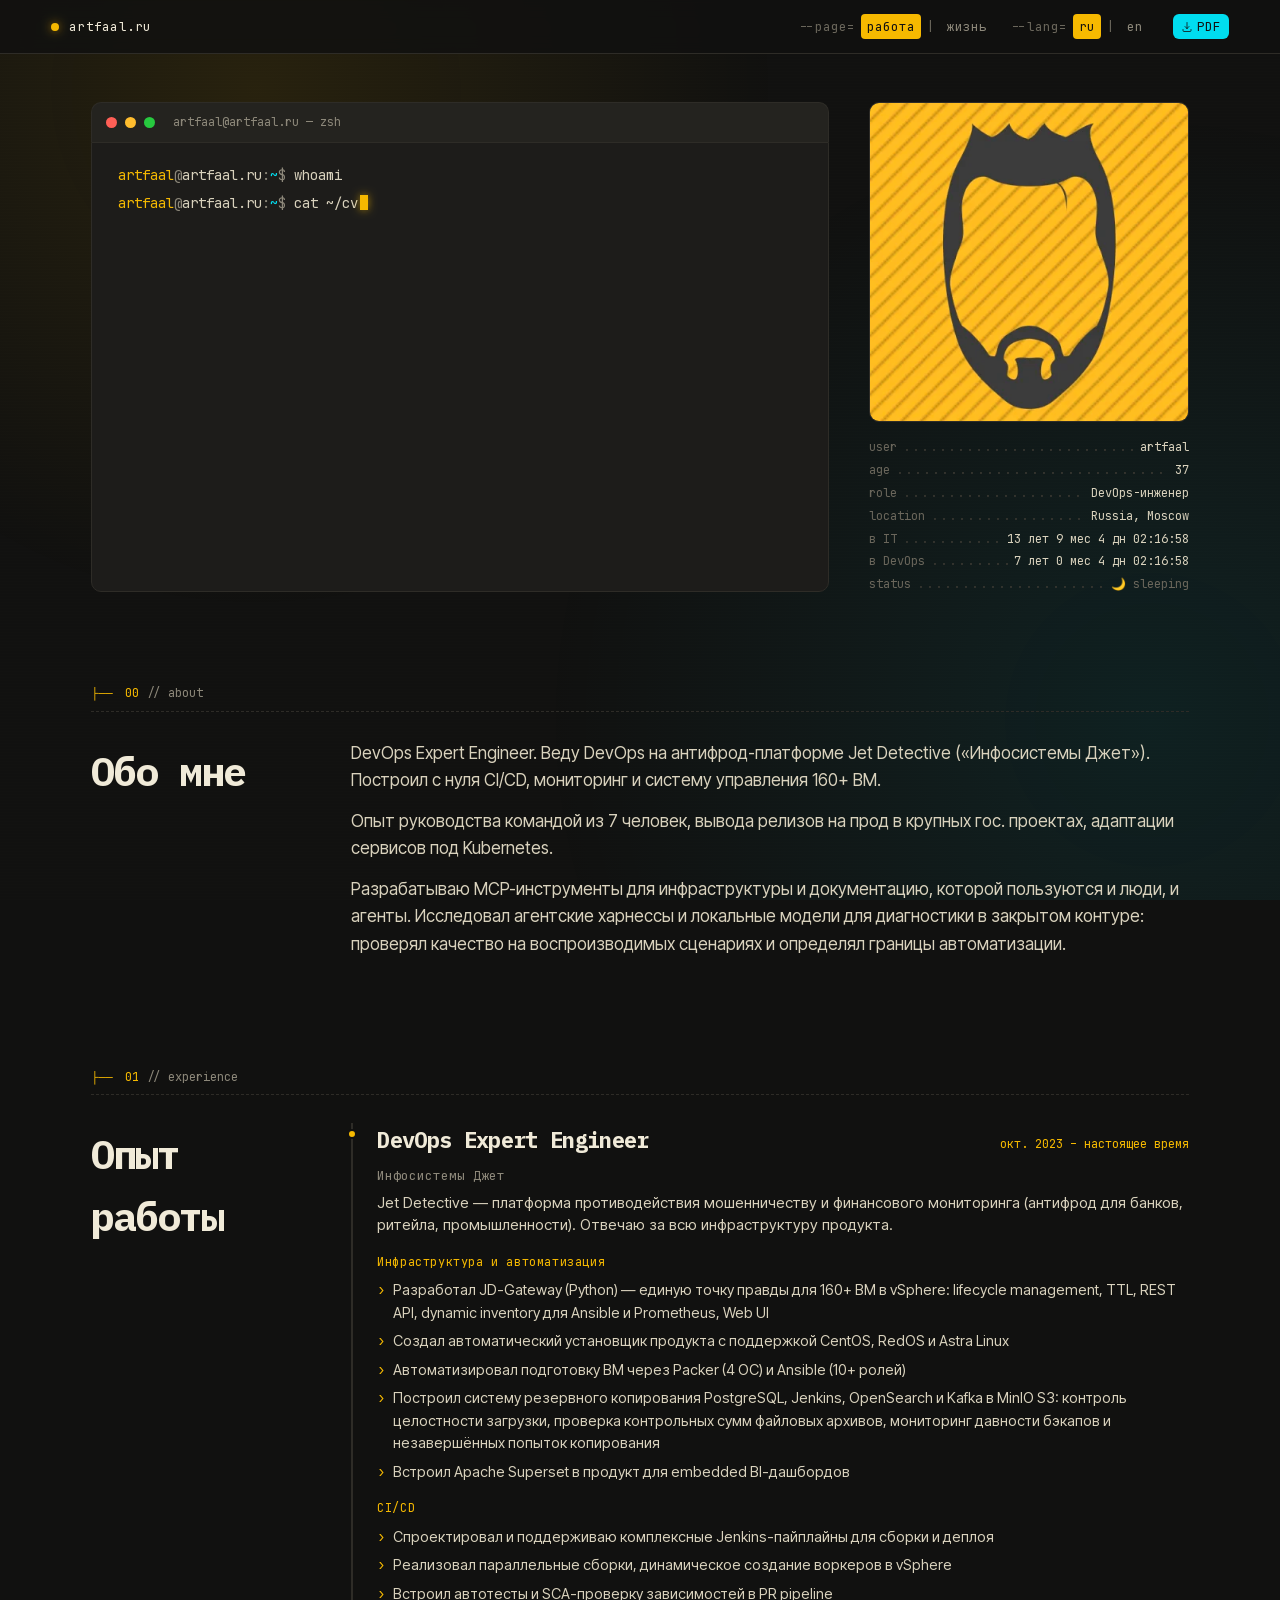
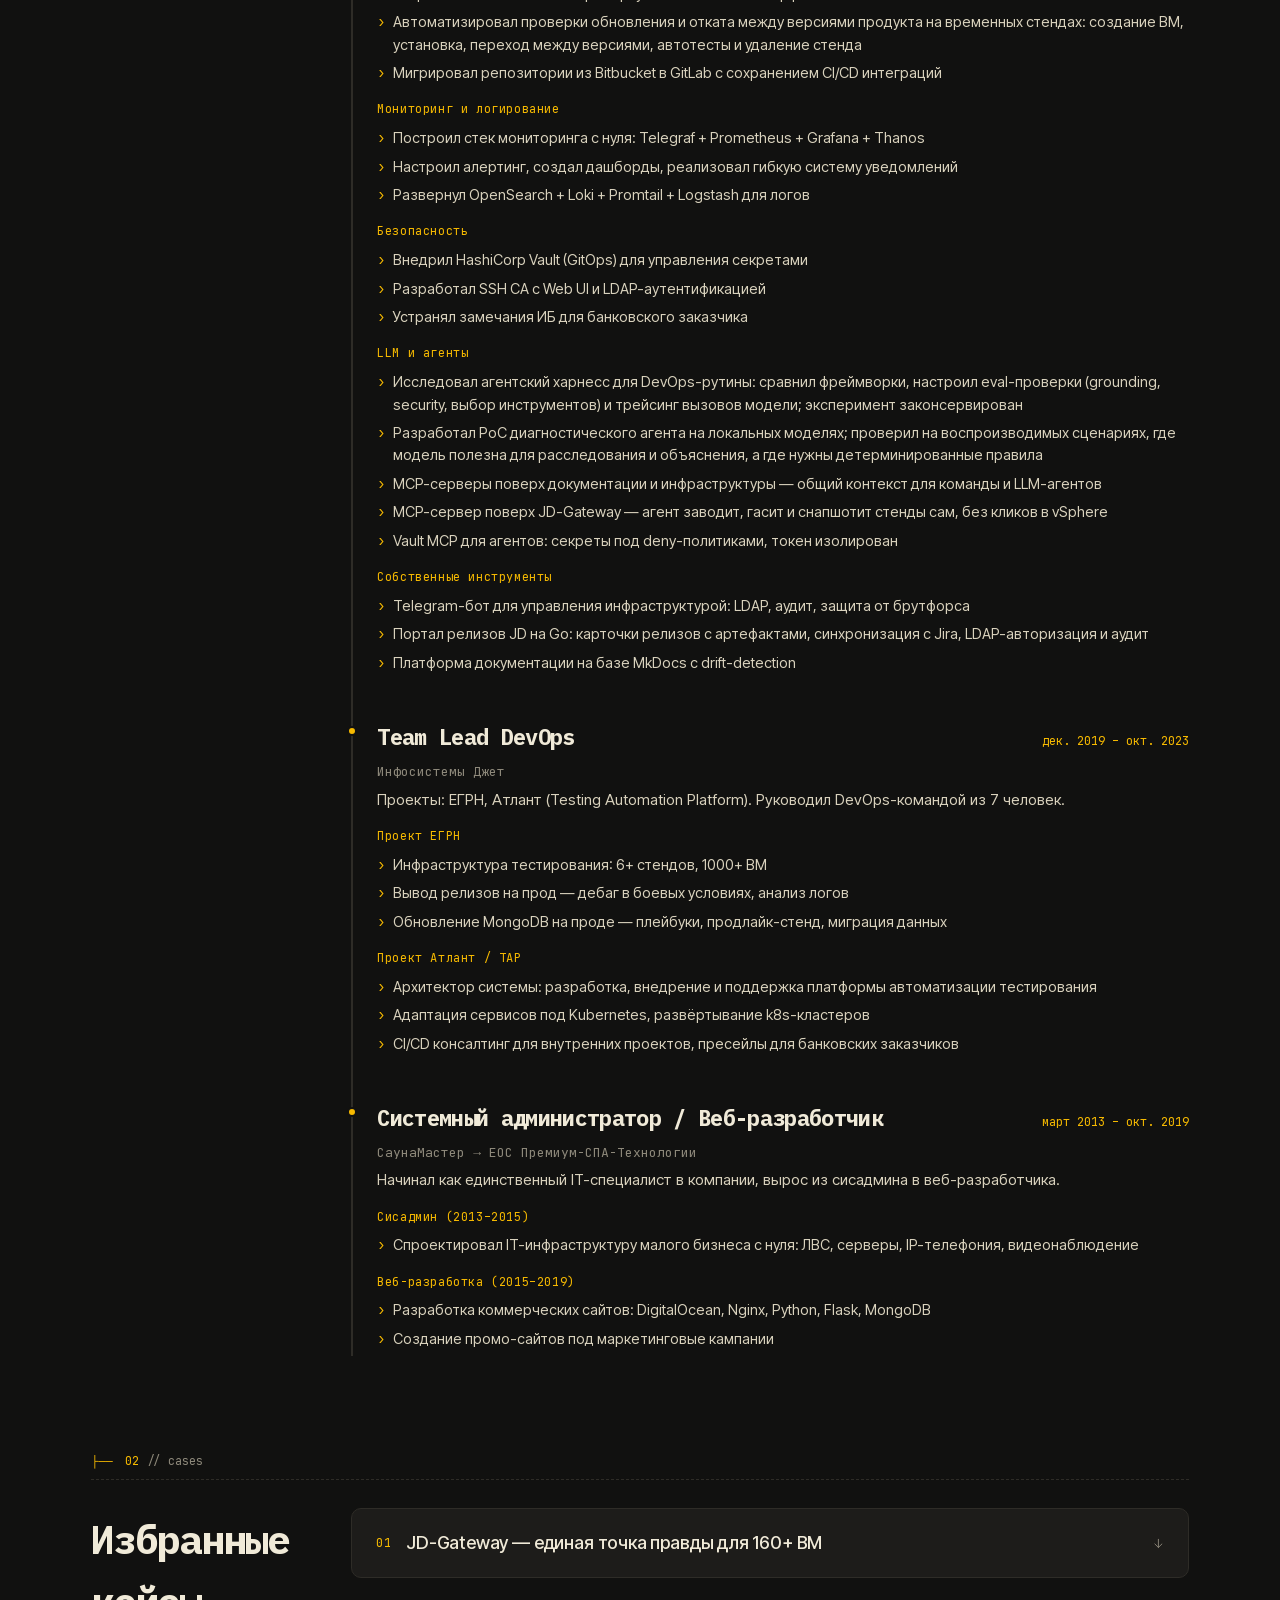
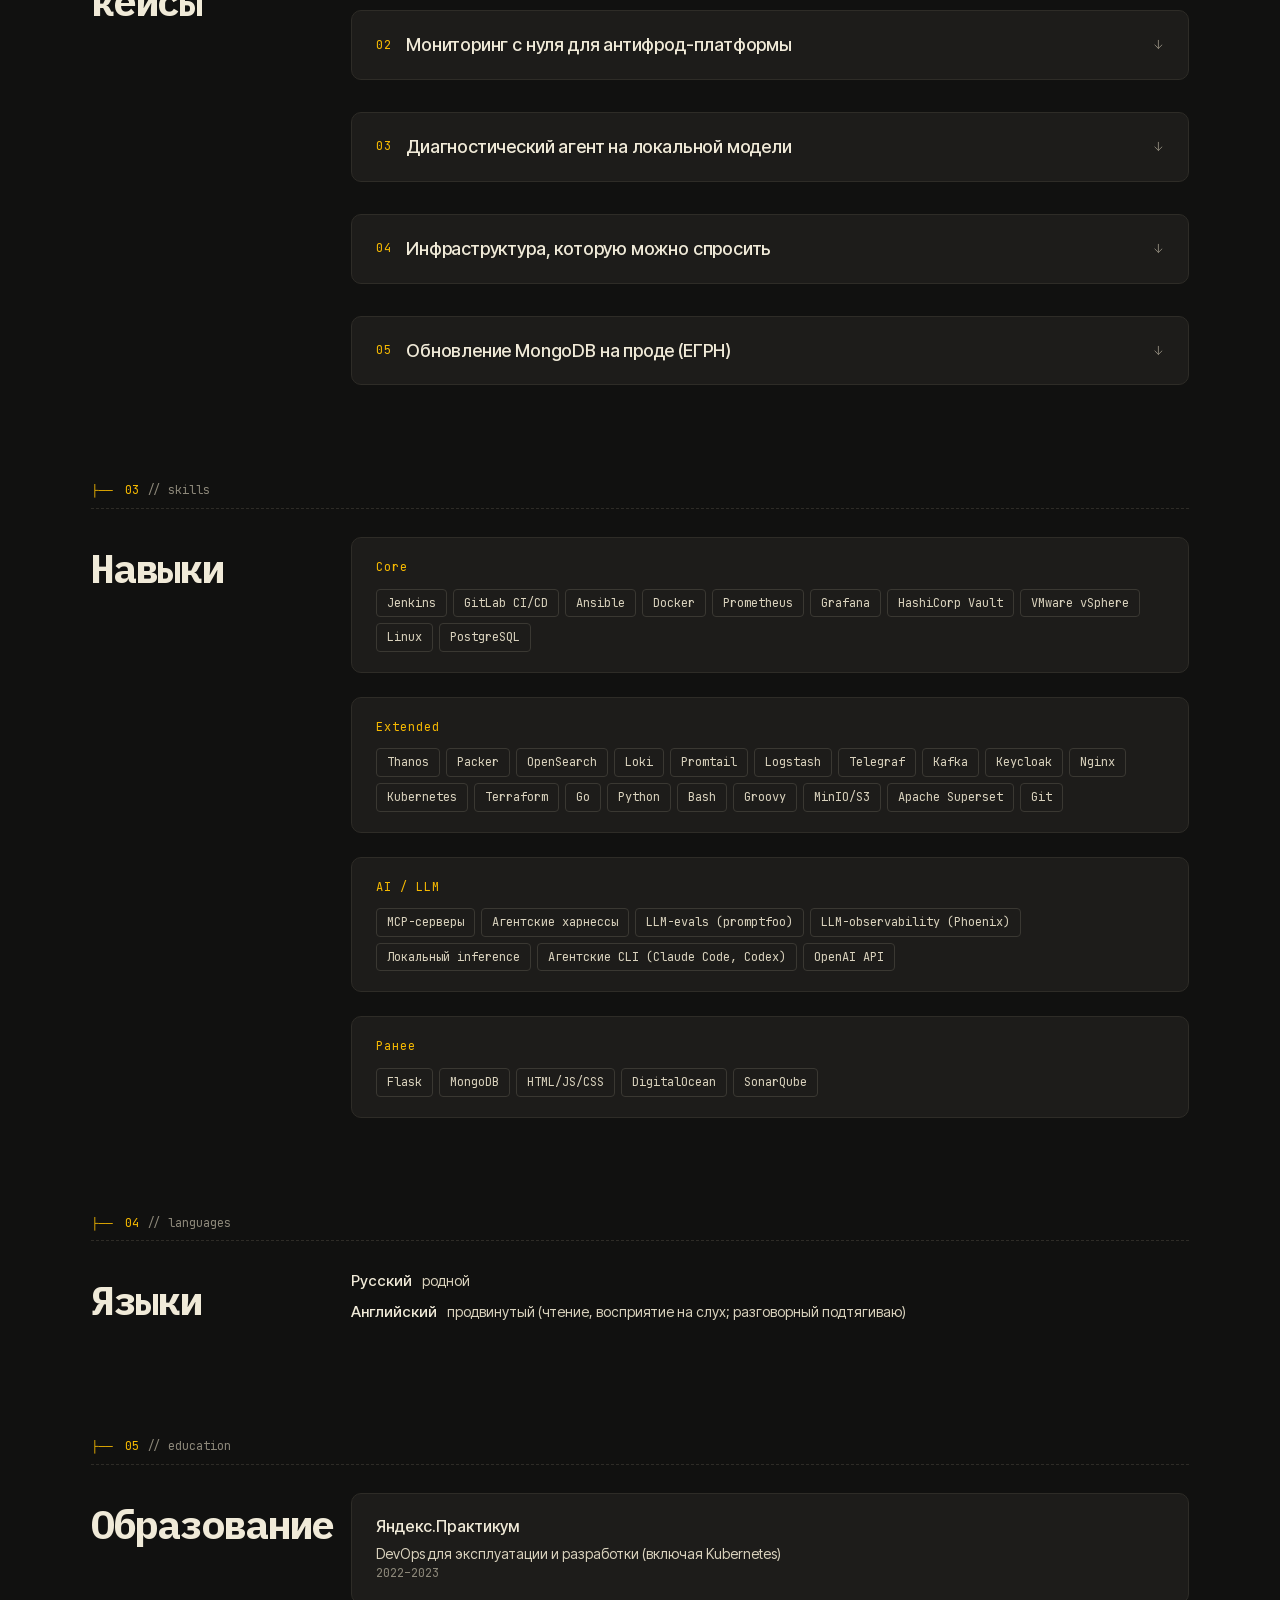
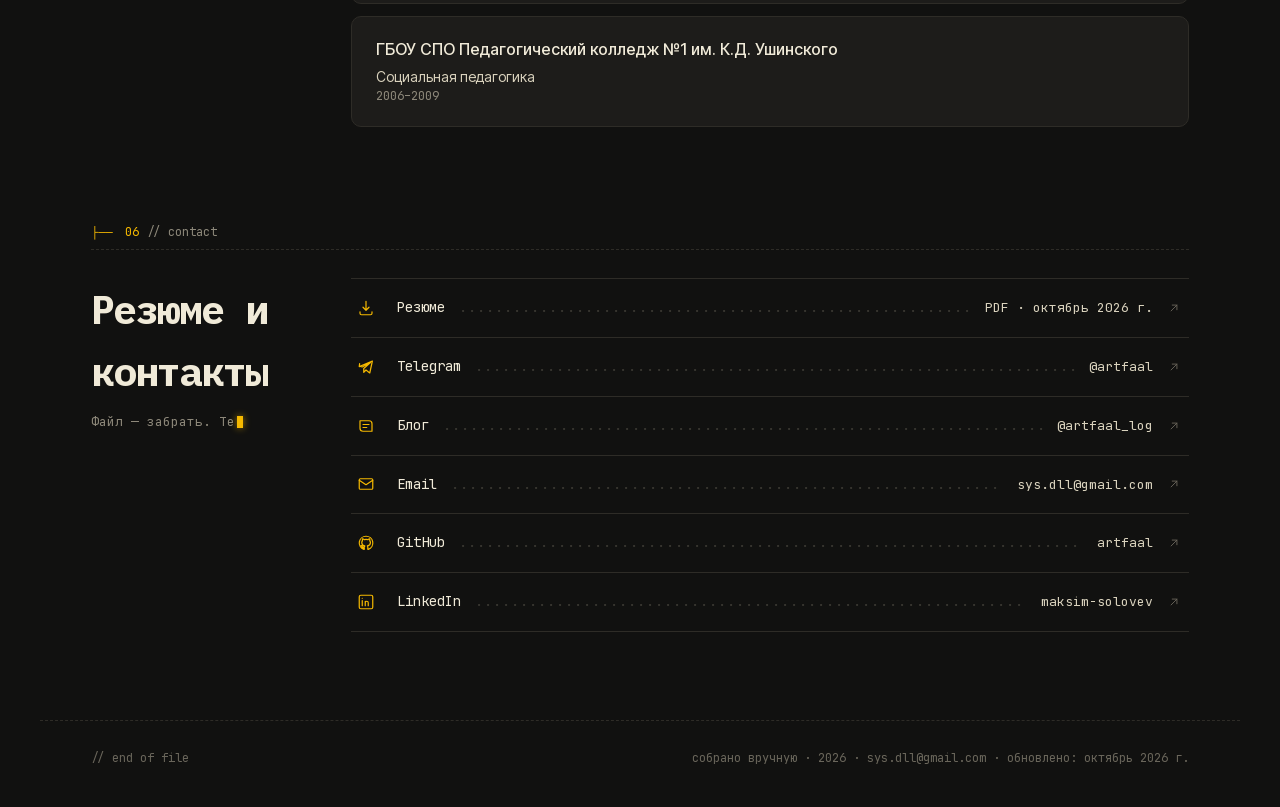
<file: index.html>
<!doctype html>
<html lang="ru">
<head>
  <meta charset="utf-8">
  <meta name="viewport" content="width=device-width, initial-scale=1">
  <title>Соловьев Максим — резюме DevOps-инженера</title>
  <link rel="icon" type="image/svg+xml" href="/favicon.svg">

  <!-- SEO (generic fallback — JS обновит из content.js) -->
  <meta name="description" content="Соловьев Максим — DevOps Expert Engineer.">
  <meta name="author" content="Максим Соловьев">
  <link rel="canonical" href="https://artfaal.ru/">
  <meta property="og:type" content="profile">
  <meta property="og:title" content="Соловьев Максим — резюме DevOps-инженера">
  <meta property="og:description" content="DevOps-инженер. Навожу порядок в сложных системах и автоматизирую рутину так, чтобы у людей оставались силы на жизнь.">
  <meta property="og:url" content="https://artfaal.ru/">
  <meta property="og:image" content="https://artfaal.ru/assets/avatar.webp">
  <meta property="og:locale" content="ru_RU">
  <meta property="og:locale:alternate" content="en_US">
  <meta property="og:site_name" content="artfaal.ru">
  <link rel="alternate" hreflang="ru" href="https://artfaal.ru/">
  <link rel="alternate" hreflang="en" href="https://artfaal.ru/en/">
  <link rel="alternate" hreflang="x-default" href="https://artfaal.ru/">
  <script type="application/ld+json" id="jsonld">{}</script>

  <!-- Fonts -->
  <link rel="stylesheet" href="/src/styles/fonts.css?v=4637e253">

  <!-- Styles -->
  <link rel="stylesheet" href="src/styles/base.css?v=f8a3df84">
  <link rel="stylesheet" href="src/styles/layout.css?v=7710a623">
  <link rel="stylesheet" href="src/styles/components.css?v=65a2fd9f">
</head>
<body>
  <div class="page-wrap">
    <nav class="topbar" id="topbar"></nav>
    <article>
      <header class="hero" id="hero"></header>
      <main id="main"></main>
    </article>
    <footer class="foot" id="footer"></footer>
  </div>

  <script src="src/js/utils.js?v=76ec3c19"></script>
  <script src="src/js/content.js?v=537faa25"></script>
  <script src="src/js/icons.js?v=34be2c1b"></script>
  <script src="src/js/shared.js?v=720e779e"></script>
  <script src="src/js/page-cv.js?v=a4b2f216"></script>
</body>
</html>
</file>
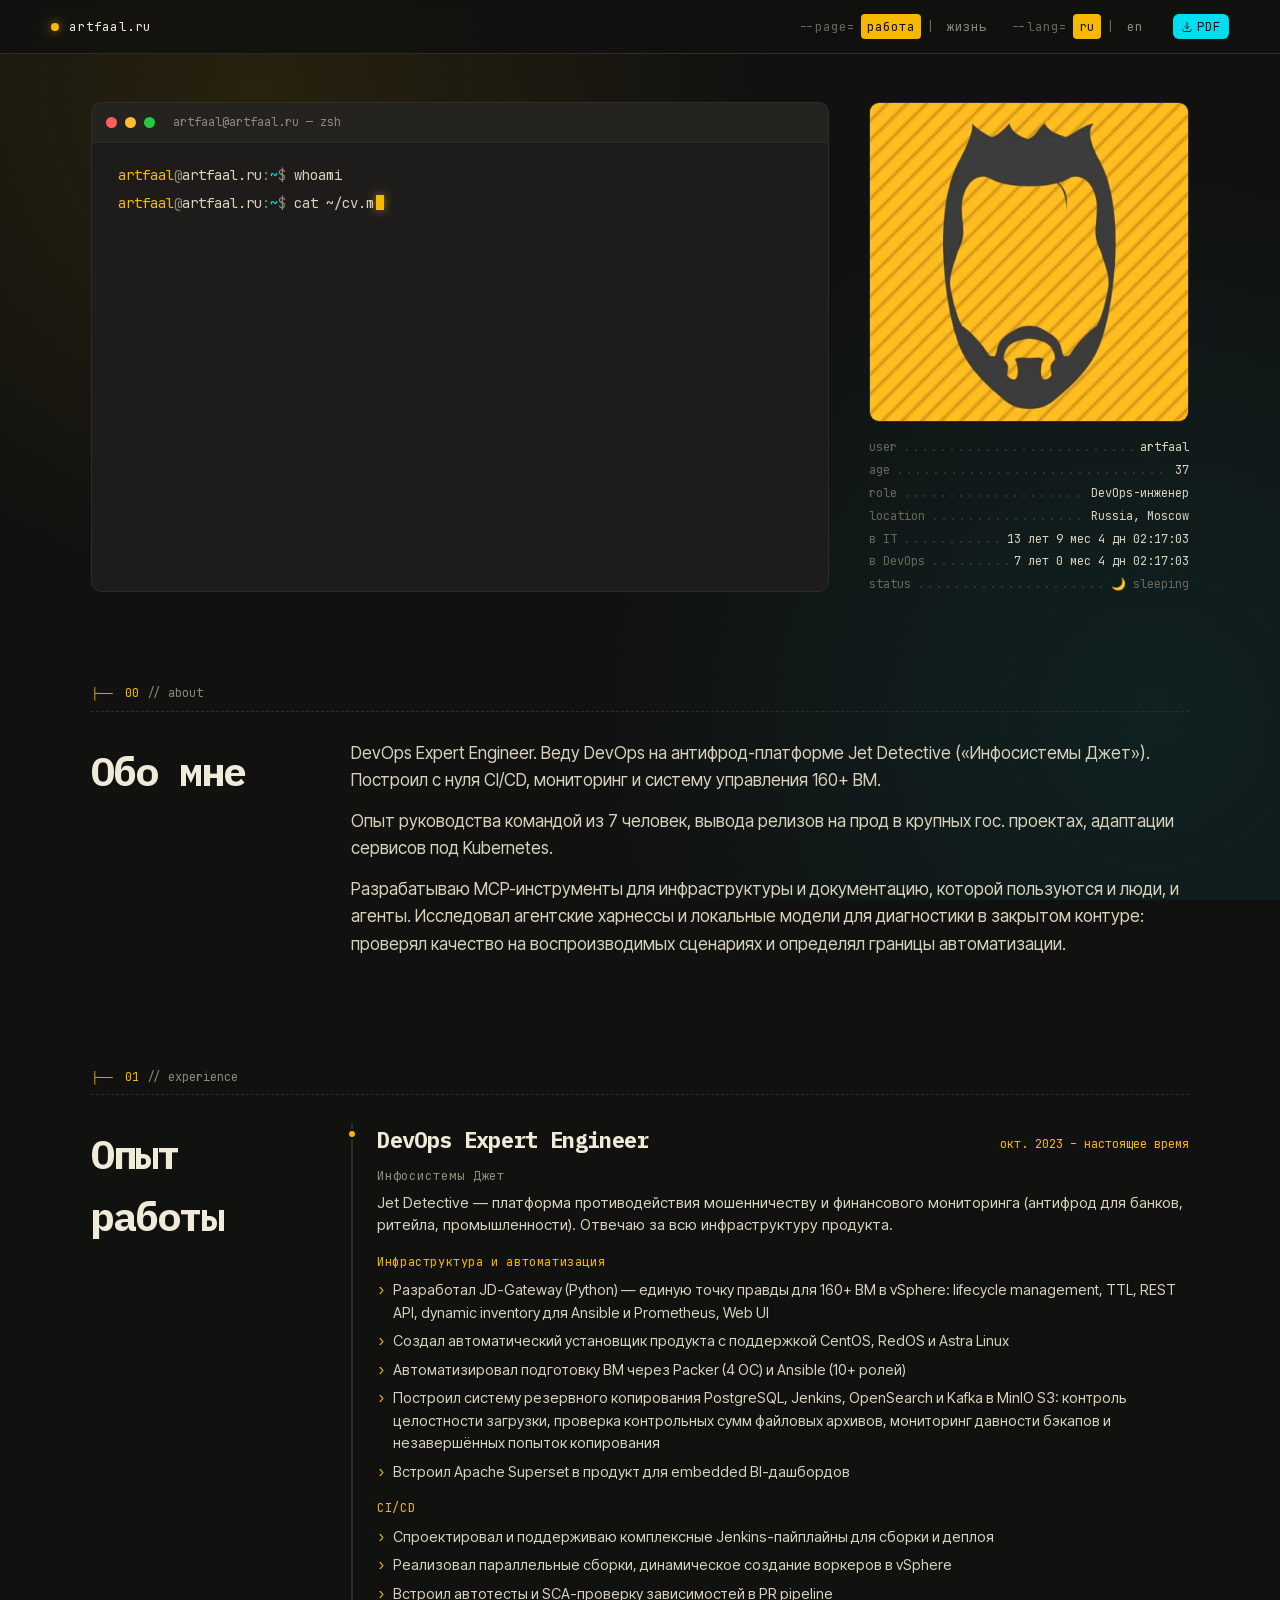
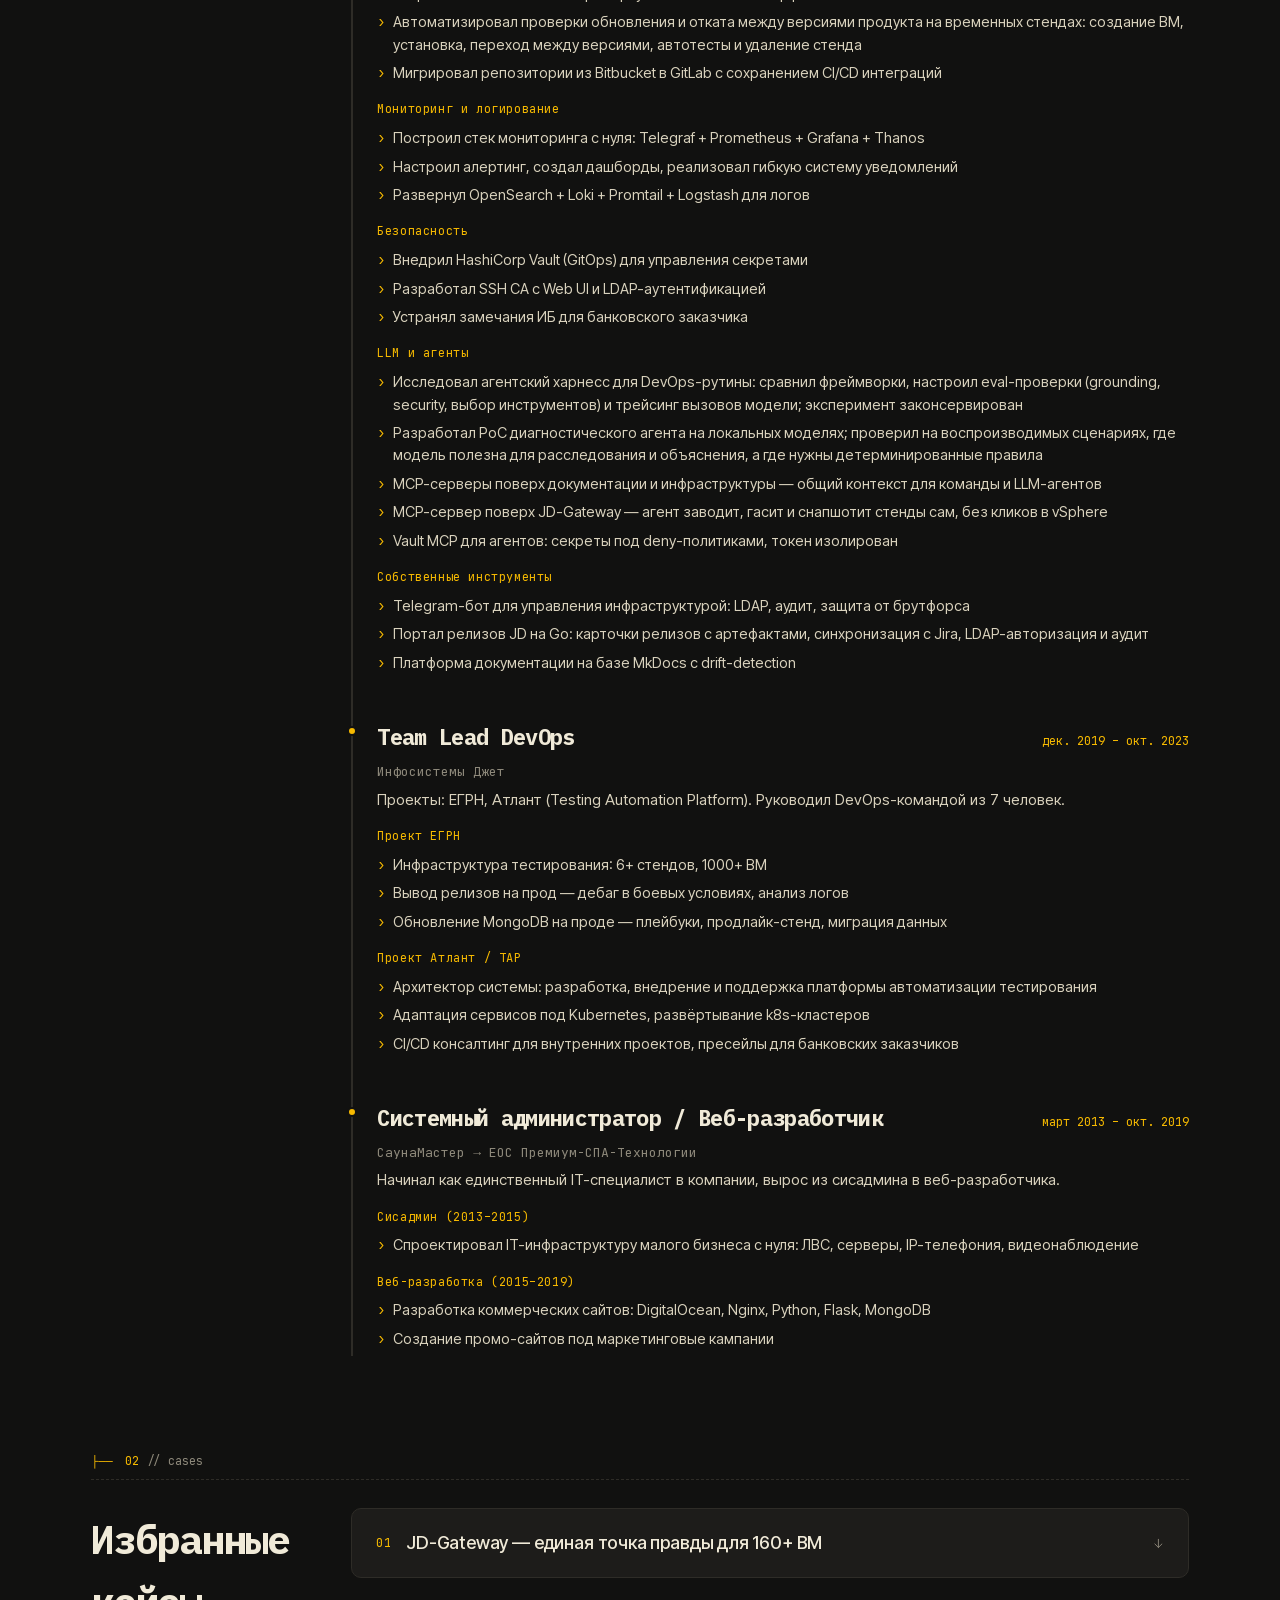
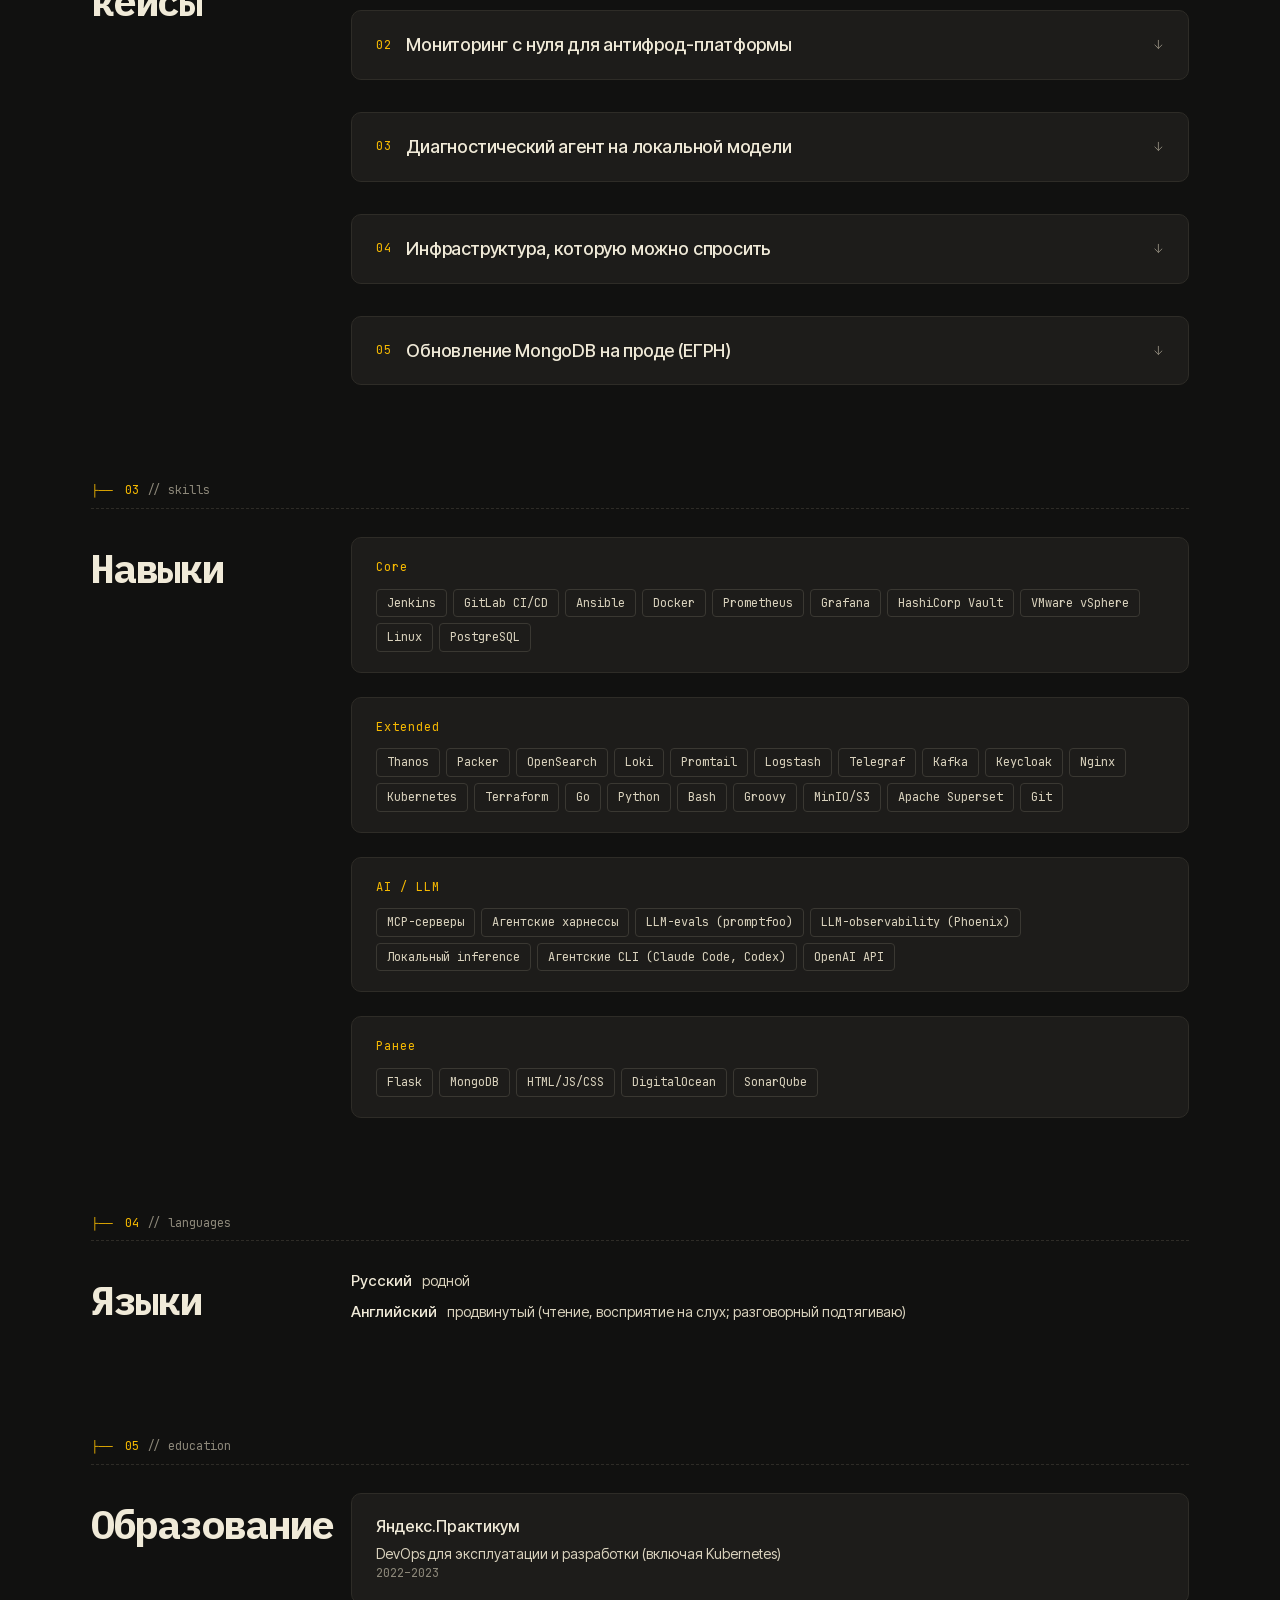
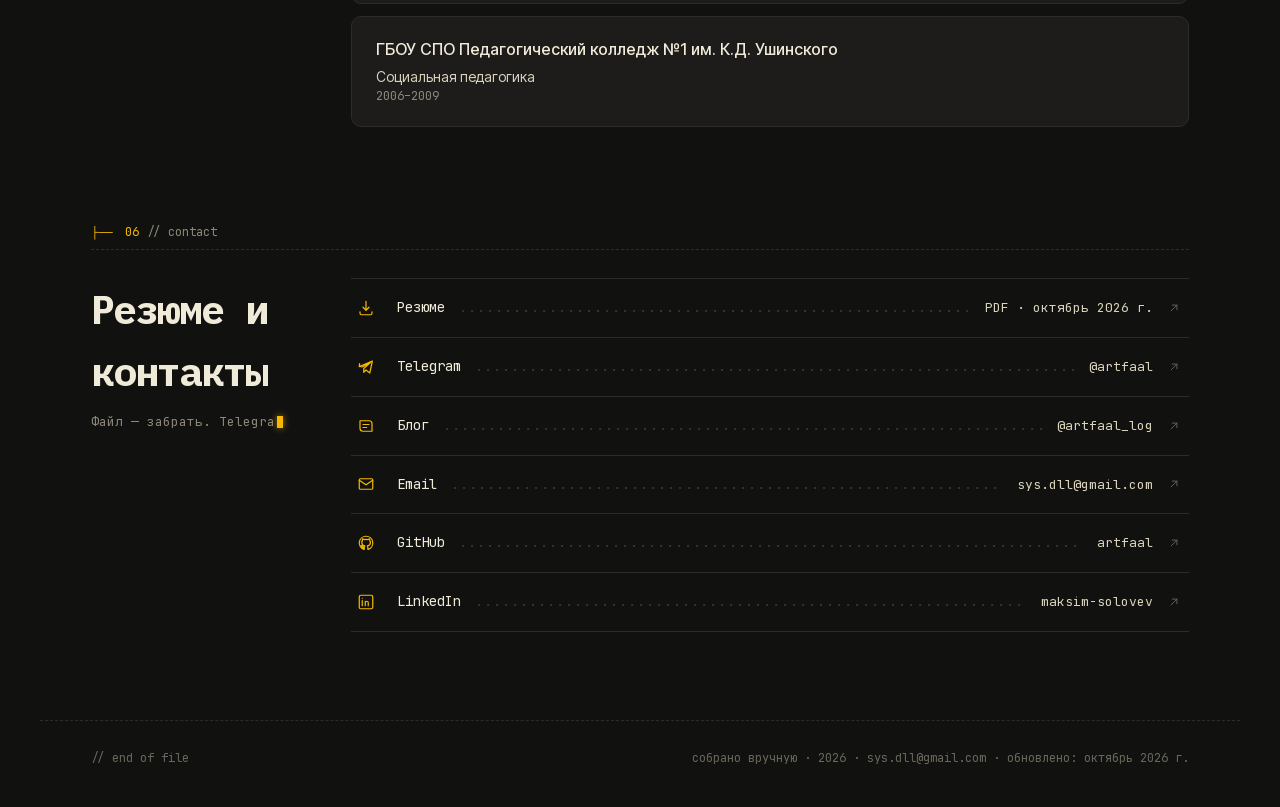
<file: cv/index.html>
<!doctype html><html lang="ru"><head><meta charset="utf-8">
<title>CV → artfaal.ru</title>
<!-- Стаб переезда /cv/ → / (2026-07). Instant meta refresh Google трактует как permanent redirect.
     location.replace первым: meta refresh кладёт запись в history, и Back с / кинет сюда обратно.
     Удалить, когда GSC покажет, что /cv/ выпал из индекса (~6-12 мес). -->
<script>location.replace('/')</script>
<meta http-equiv="refresh" content="0; url=https://artfaal.ru/">
<link rel="canonical" href="https://artfaal.ru/">
</head><body><a href="https://artfaal.ru/">artfaal.ru</a></body></html>
</file>
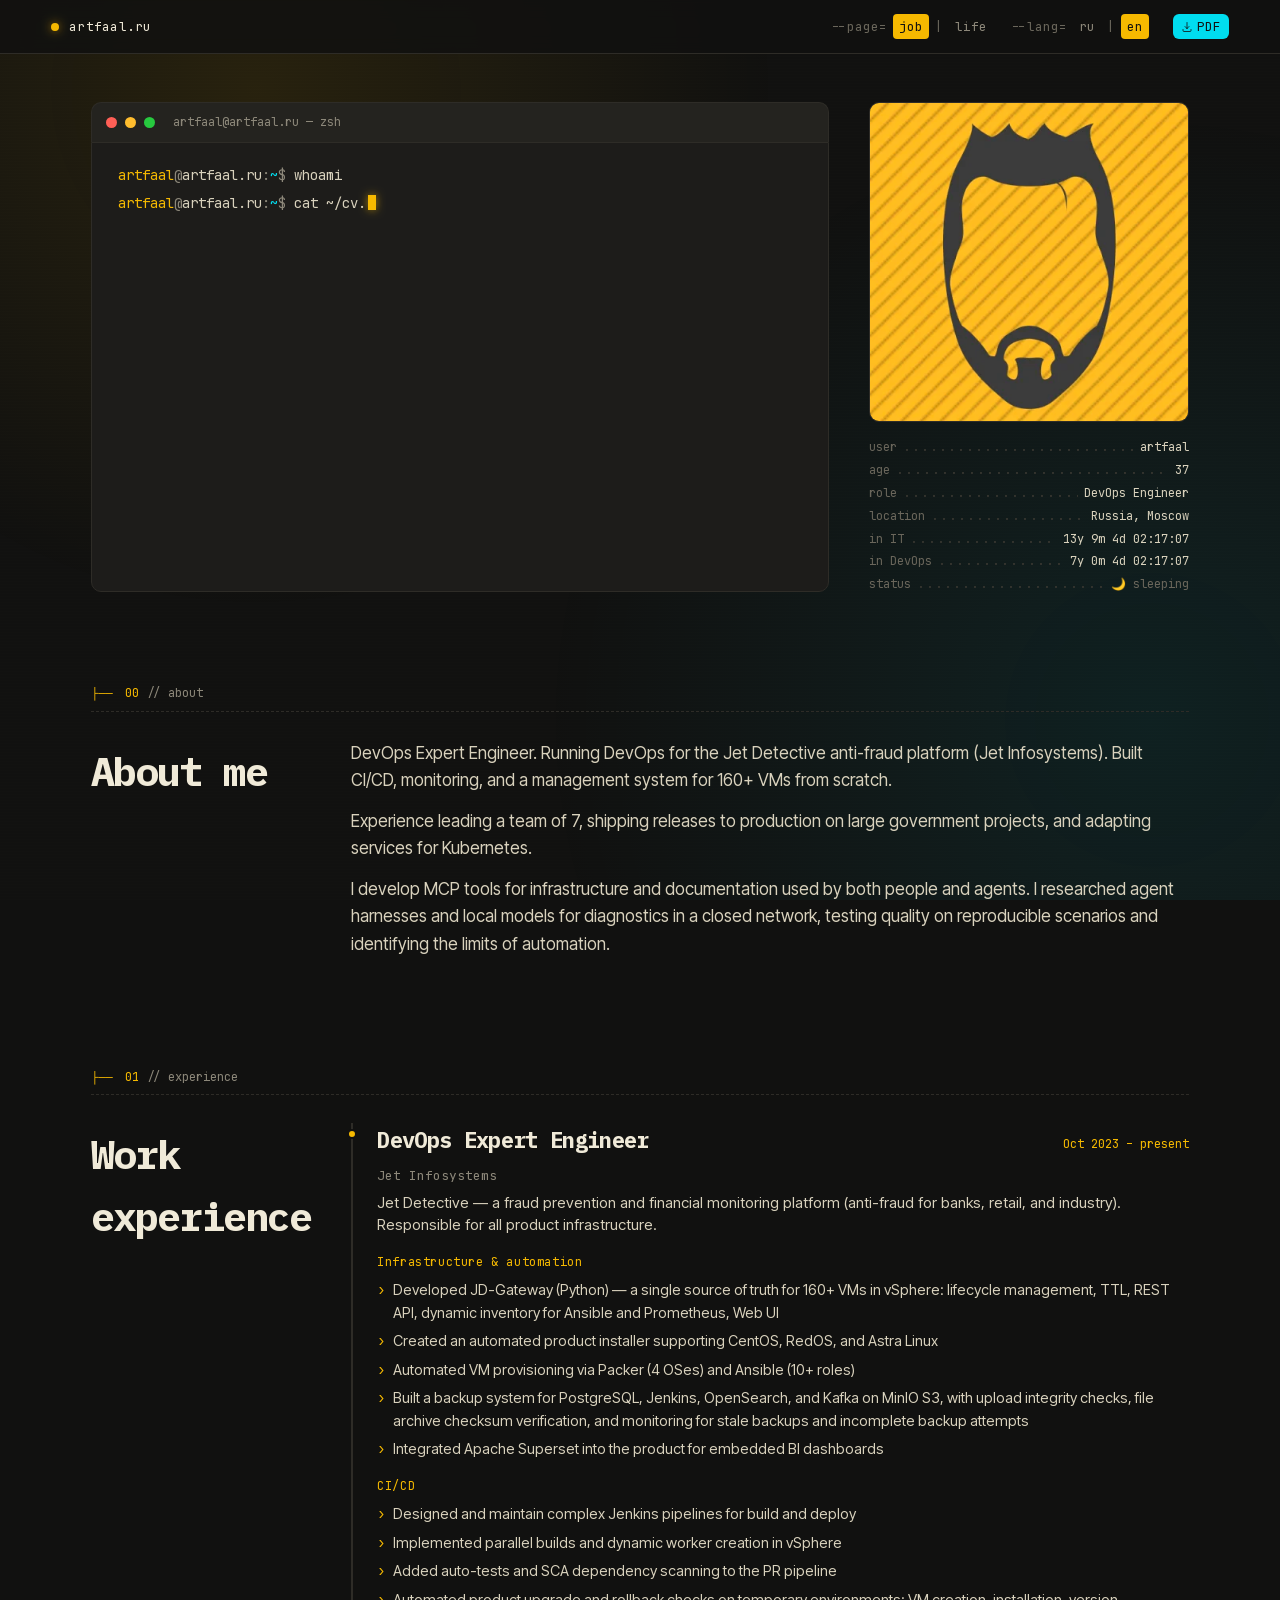
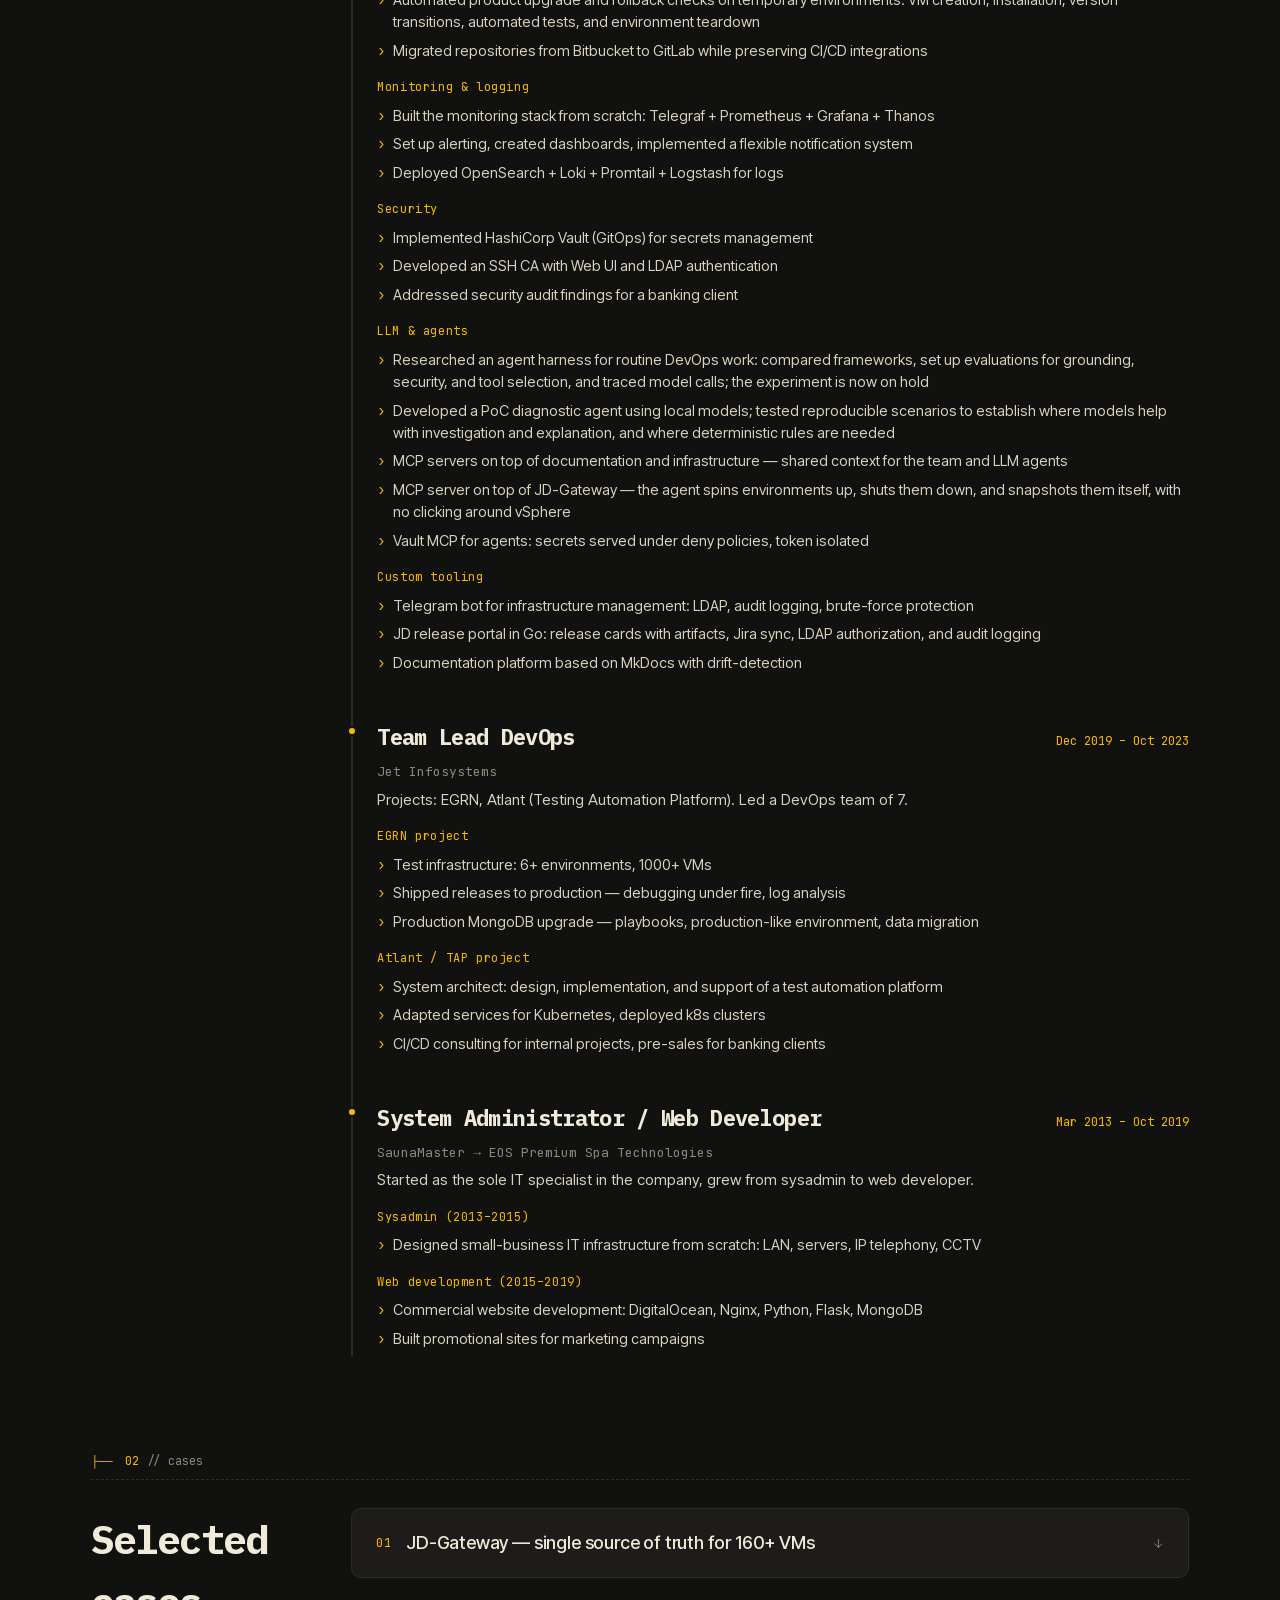
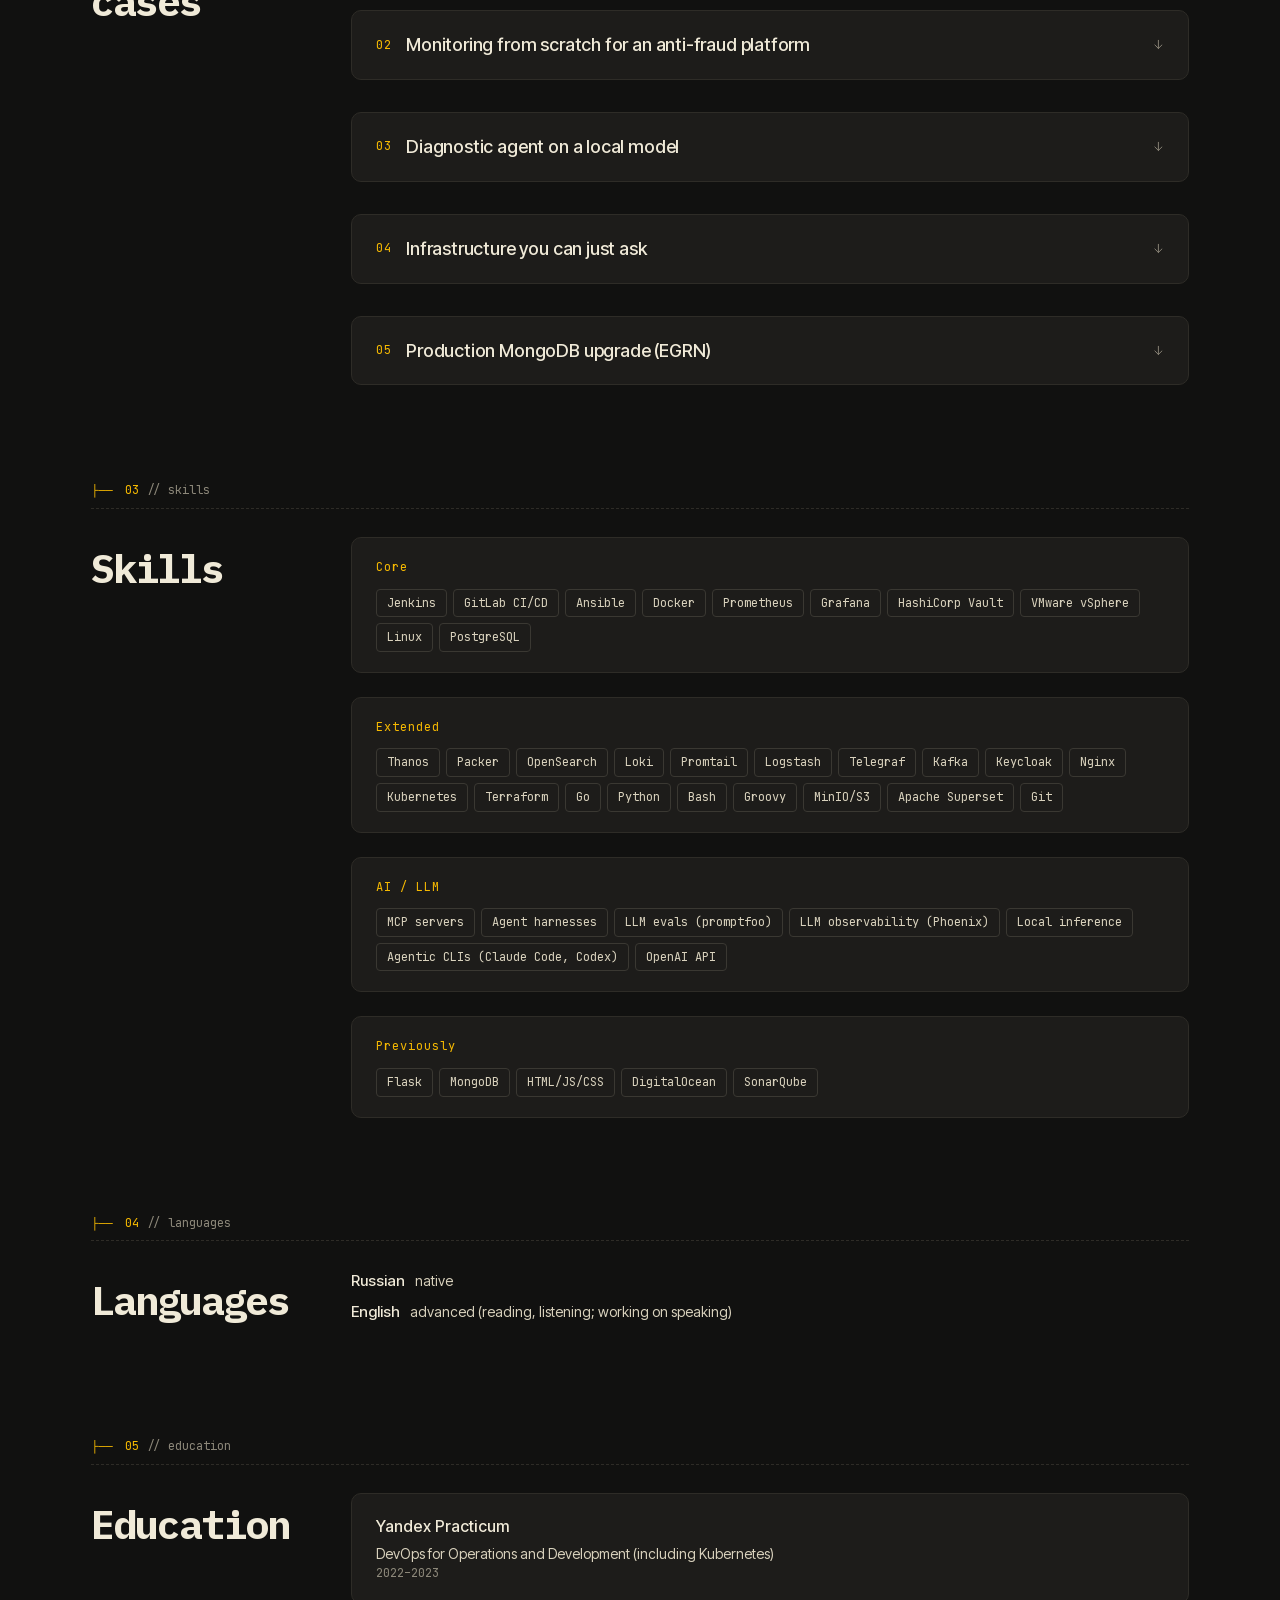
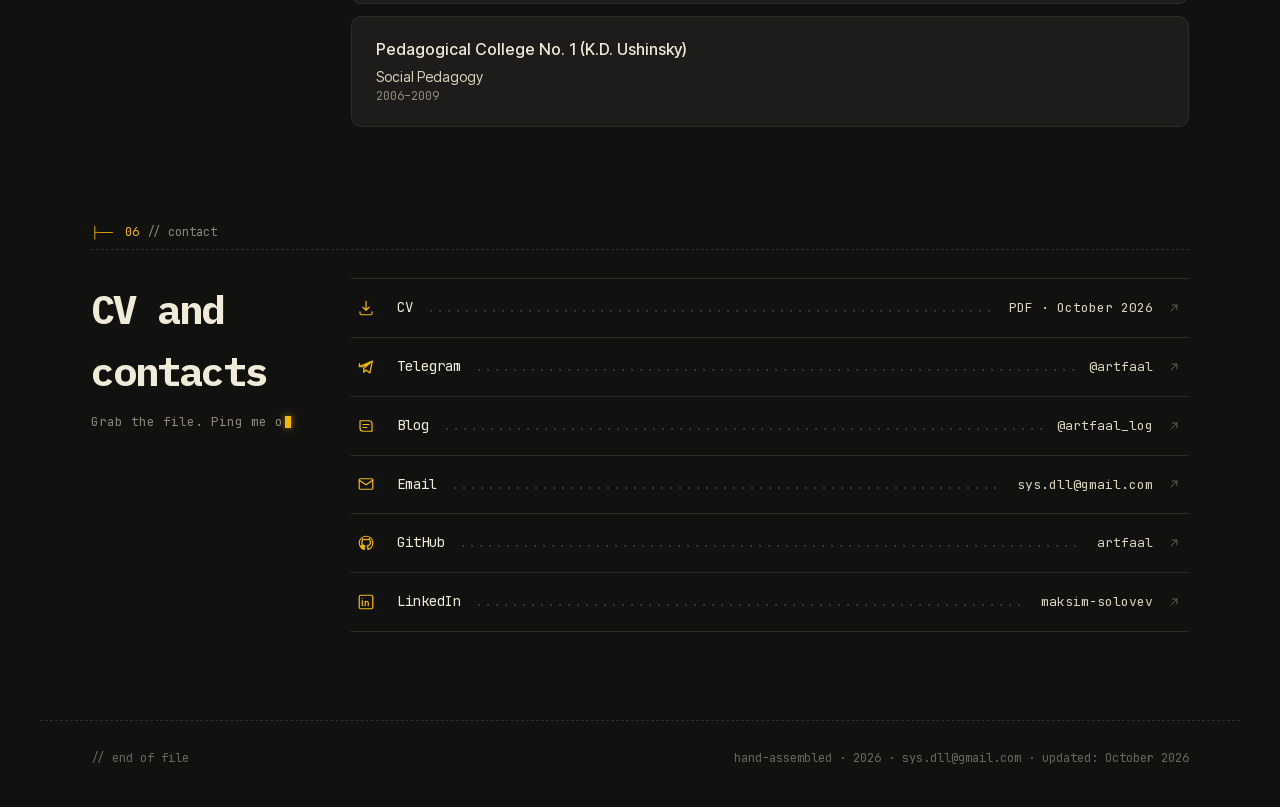
<file: en/index.html>
<!doctype html>
<html lang="en">
<head>
  <meta charset="utf-8">
  <meta name="viewport" content="width=device-width, initial-scale=1">
  <title>Maksim Solovev — DevOps CV</title>
  <link rel="icon" type="image/svg+xml" href="/favicon.svg">

  <!-- SEO (generic fallback — JS обновит из content.js) -->
  <meta name="description" content="Maksim Solovev — DevOps Expert Engineer.">
  <meta name="author" content="Максим Соловьев">
  <link rel="canonical" href="https://artfaal.ru/en/">
  <meta property="og:type" content="profile">
  <meta property="og:title" content="Maksim Solovev — DevOps CV">
  <meta property="og:description" content="DevOps Engineer. I bring order to complex systems and automate the grind so people have energy left for life.">
  <meta property="og:url" content="https://artfaal.ru/en/">
  <meta property="og:image" content="https://artfaal.ru/assets/avatar.webp">
  <meta property="og:locale" content="en_US">
  <meta property="og:locale:alternate" content="ru_RU">
  <meta property="og:site_name" content="artfaal.ru">
  <link rel="alternate" hreflang="ru" href="https://artfaal.ru/">
  <link rel="alternate" hreflang="en" href="https://artfaal.ru/en/">
  <link rel="alternate" hreflang="x-default" href="https://artfaal.ru/">
  <script type="application/ld+json" id="jsonld">{}</script>

  <!-- Fonts -->
  <link rel="stylesheet" href="/src/styles/fonts.css?v=4637e253">

  <!-- Styles -->
  <link rel="stylesheet" href="../src/styles/base.css?v=f8a3df84">
  <link rel="stylesheet" href="../src/styles/layout.css?v=7710a623">
  <link rel="stylesheet" href="../src/styles/components.css?v=65a2fd9f">
</head>
<body>
  <div class="page-wrap">
    <nav class="topbar" id="topbar"></nav>
    <article>
      <header class="hero" id="hero"></header>
      <main id="main"></main>
    </article>
    <footer class="foot" id="footer"></footer>
  </div>

  <script src="../src/js/utils.js?v=76ec3c19"></script>
  <script src="../src/js/content.js?v=537faa25"></script>
  <script src="../src/js/icons.js?v=34be2c1b"></script>
  <script src="../src/js/shared.js?v=720e779e"></script>
  <script src="../src/js/page-cv.js?v=a4b2f216"></script>
</body>
</html>
</file>
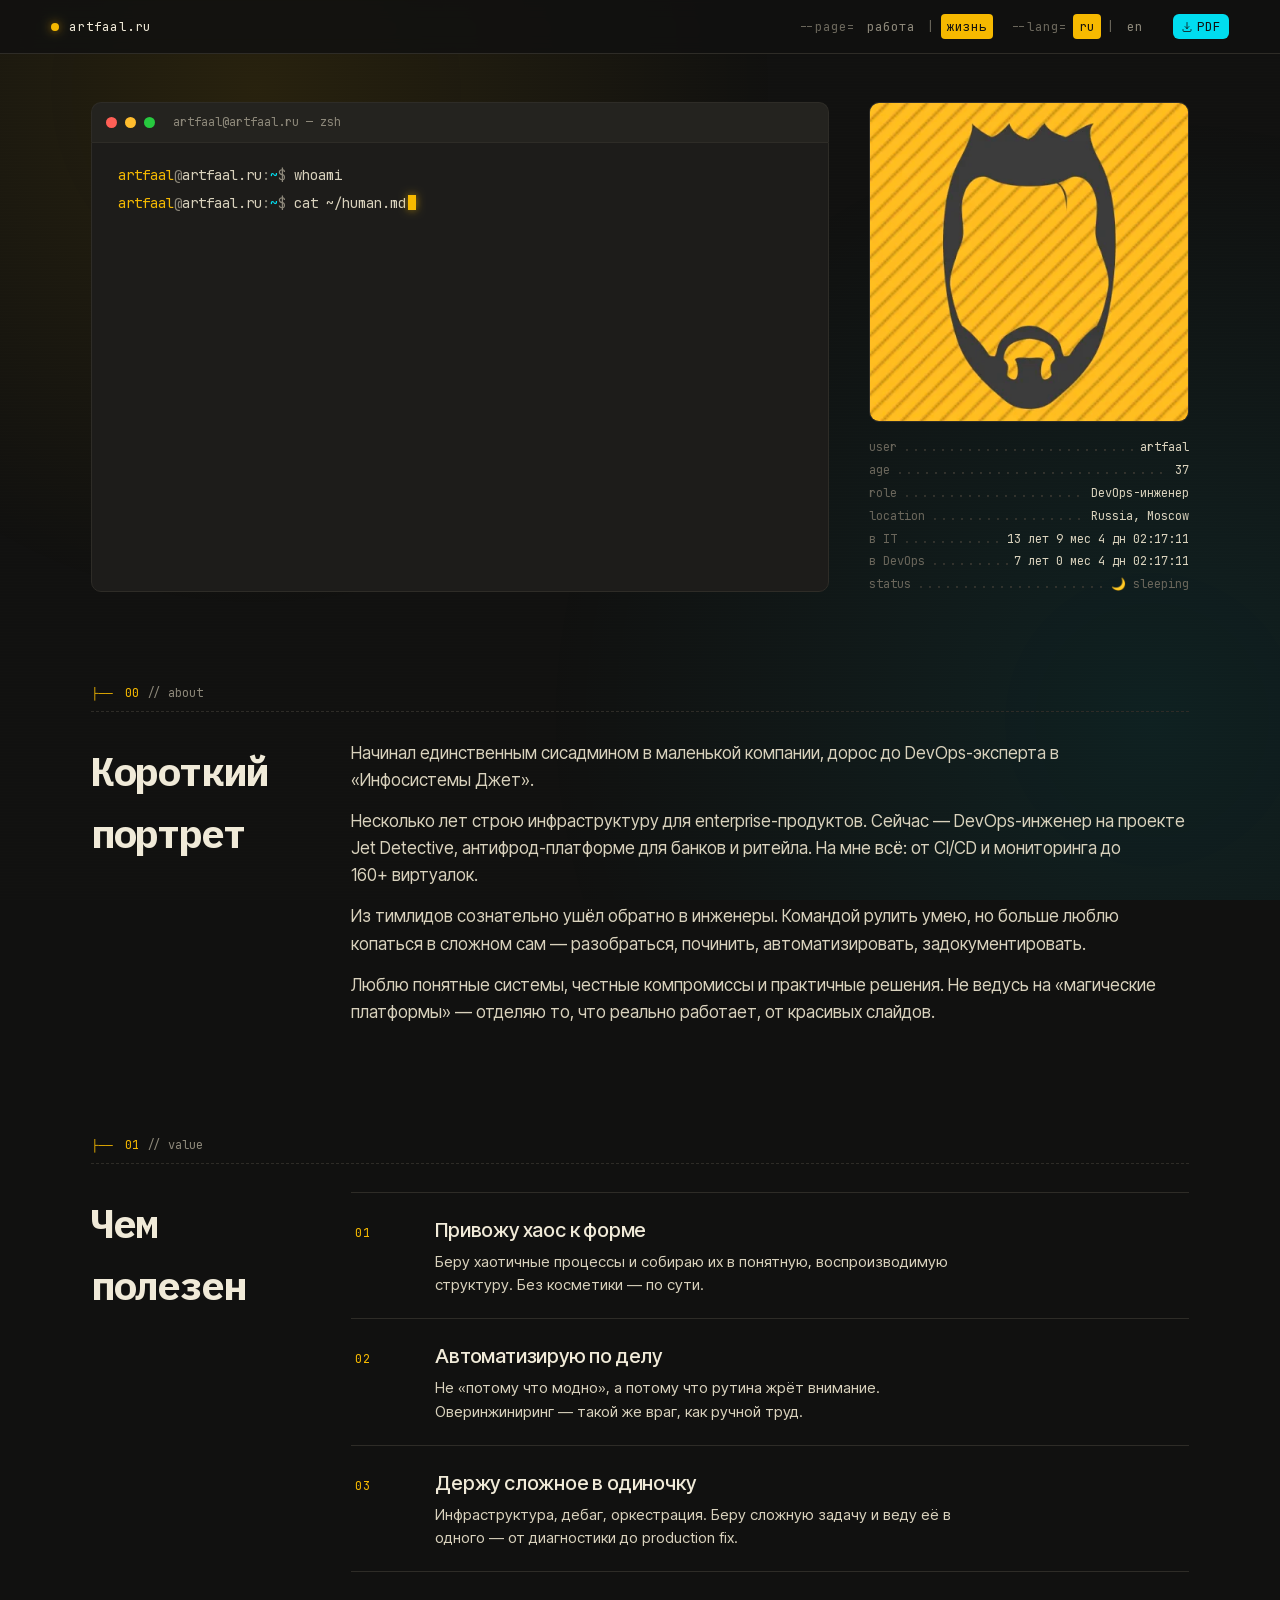
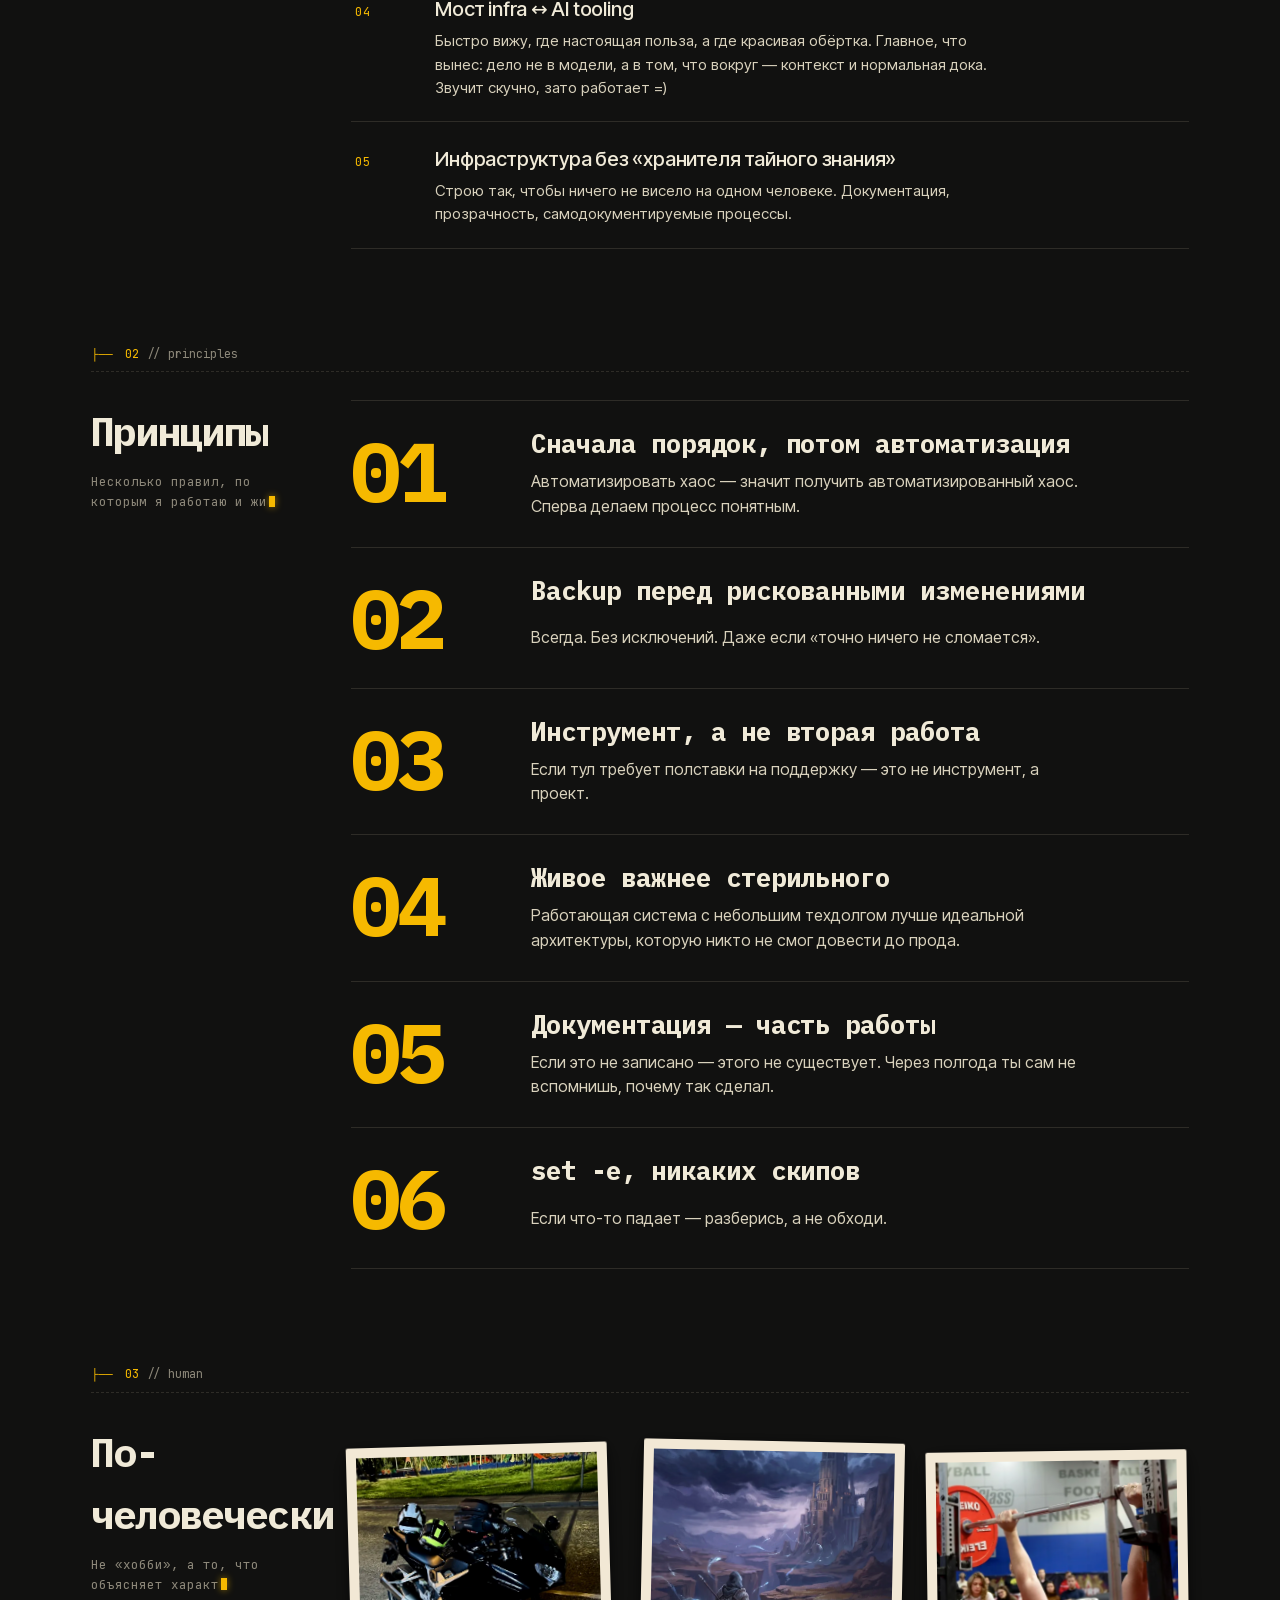
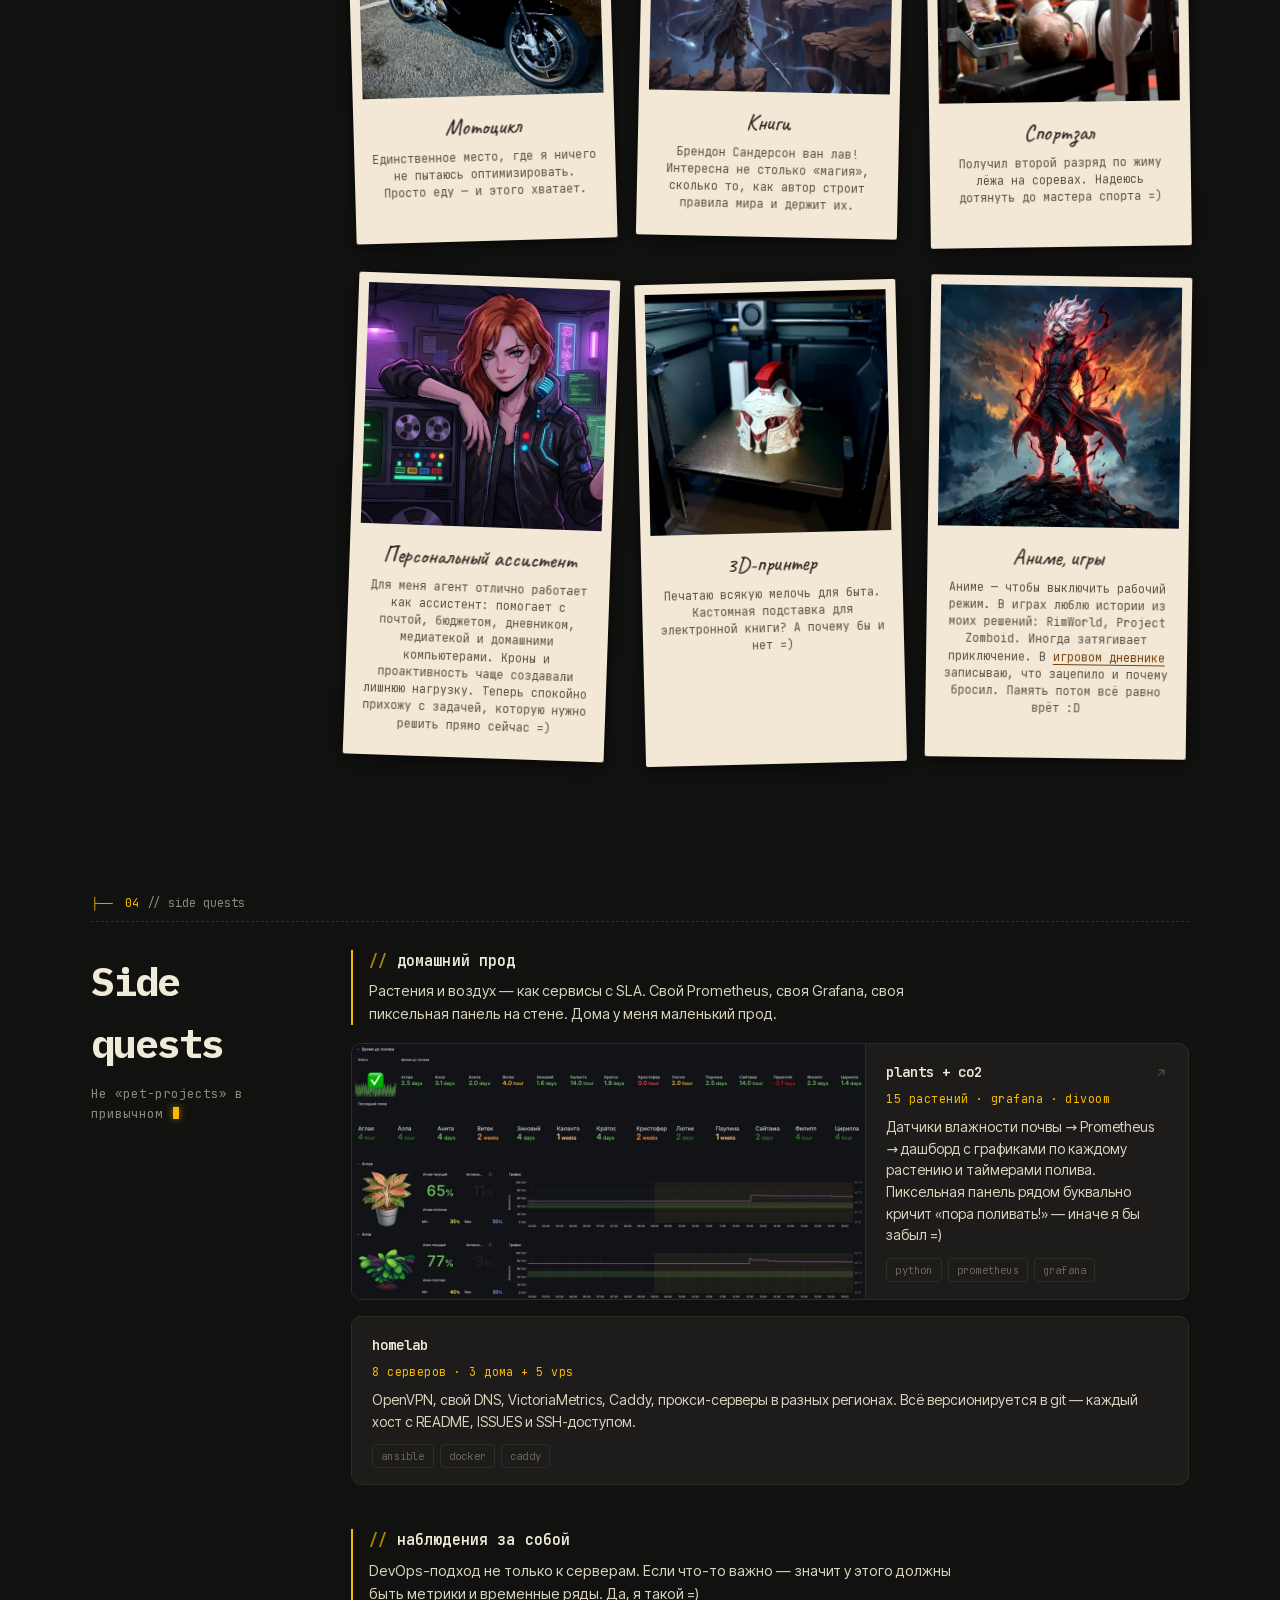
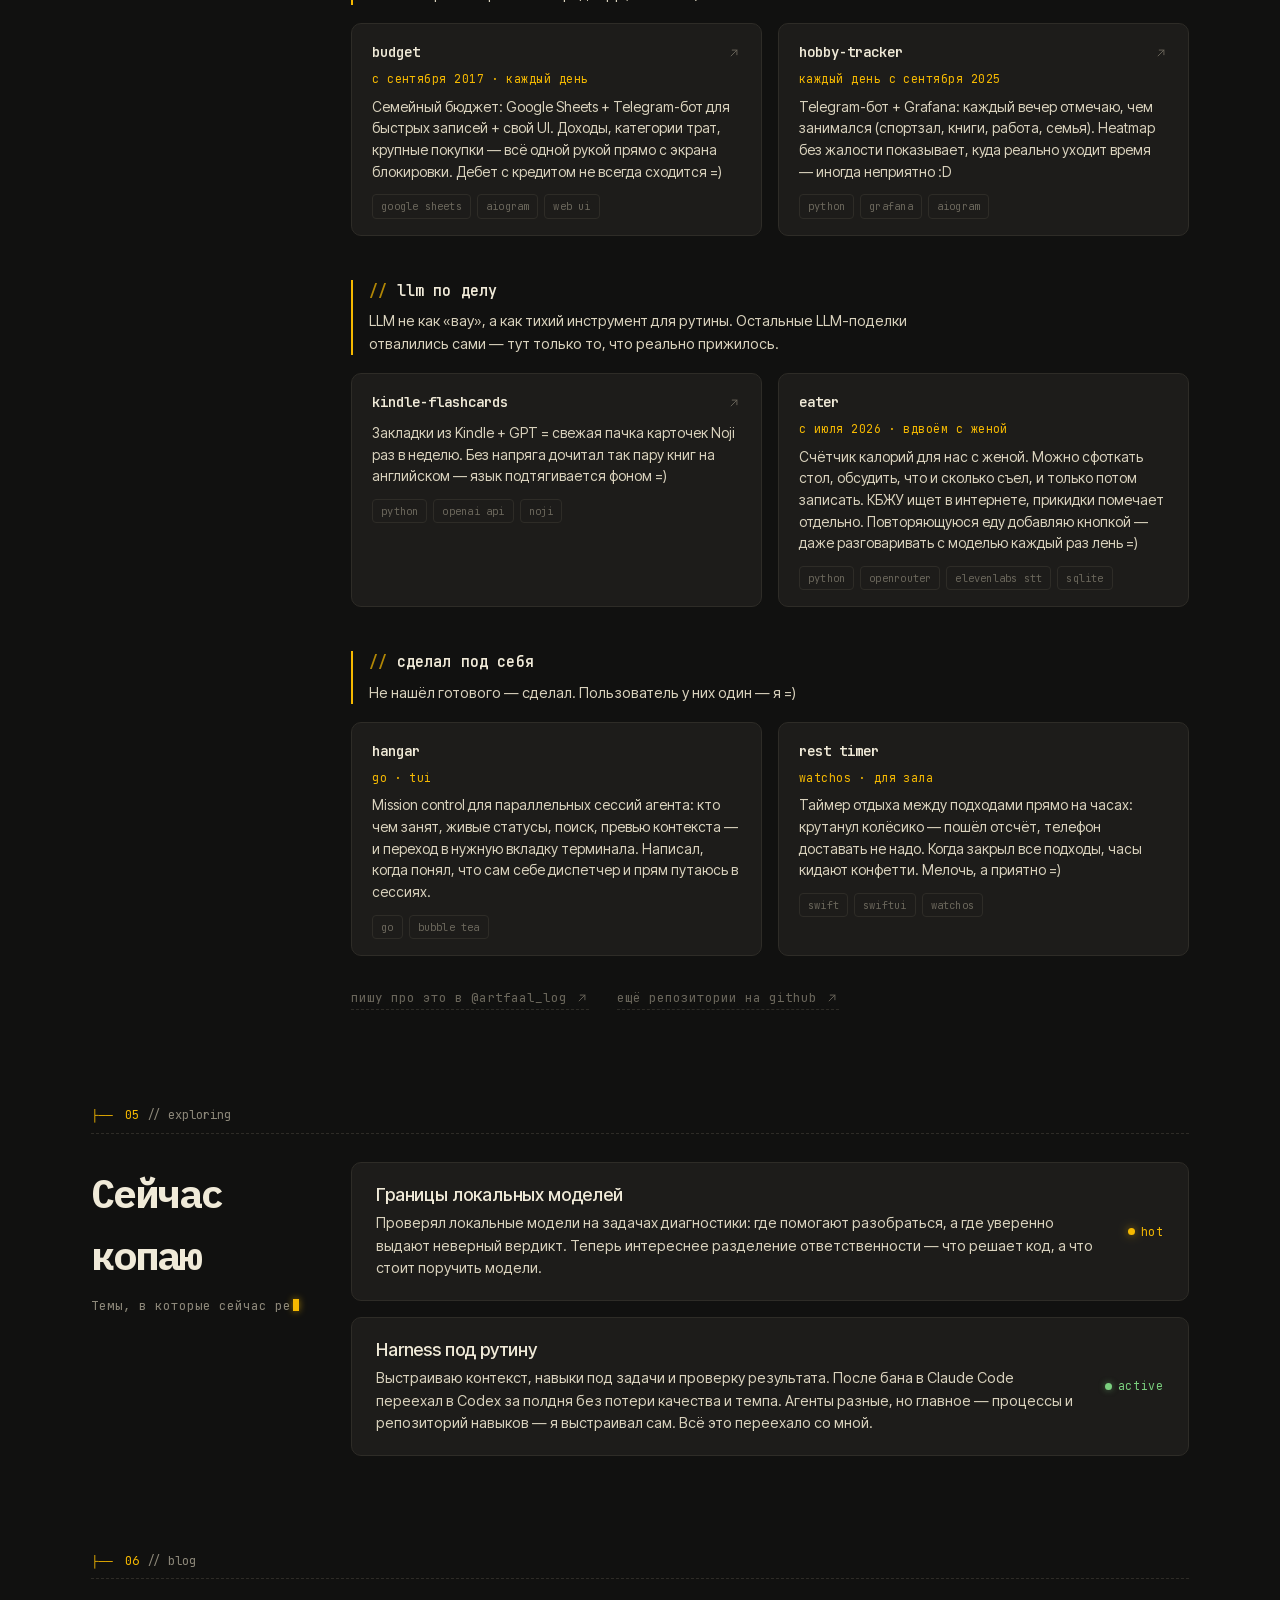
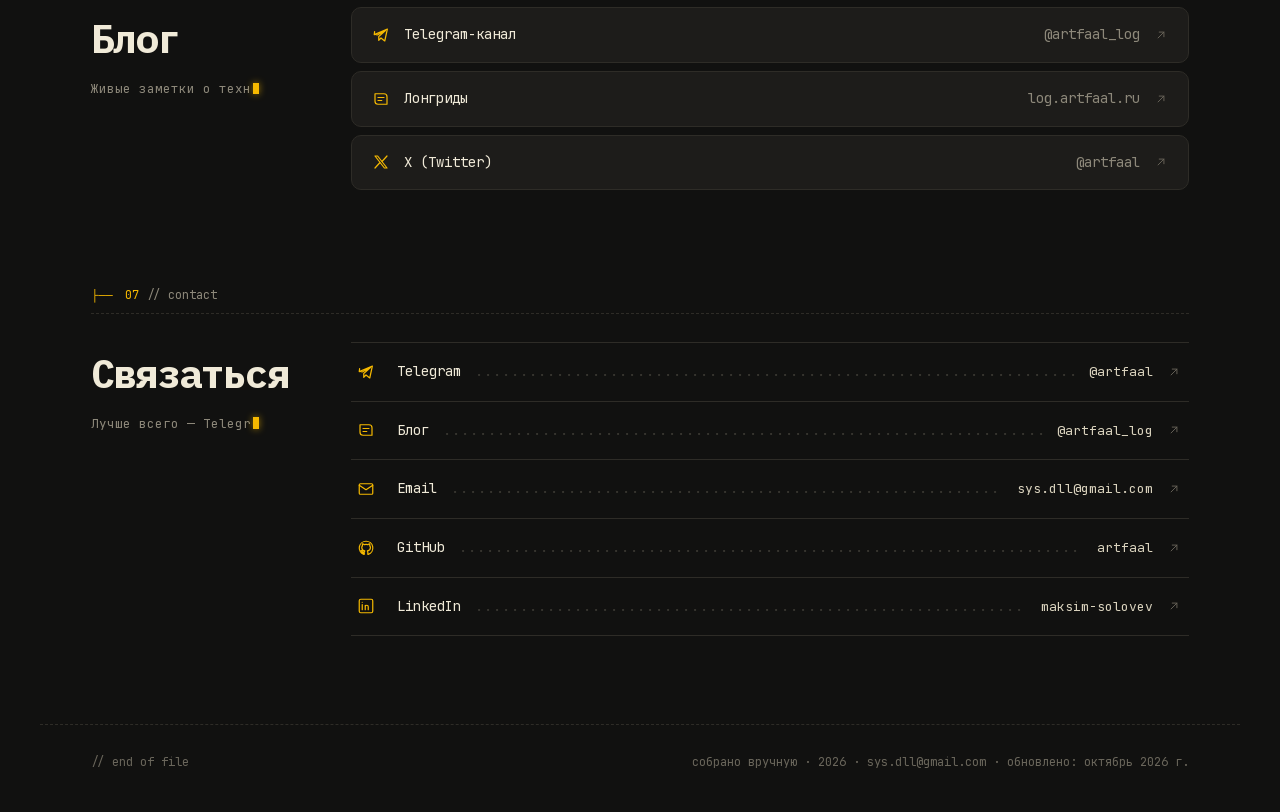
<file: life/index.html>
<!doctype html>
<html lang="ru">
<head>
  <meta charset="utf-8">
  <meta name="viewport" content="width=device-width, initial-scale=1">
  <title>Соловьев Максим — DevOps-инженер</title>
  <link rel="icon" type="image/svg+xml" href="/favicon.svg">

  <!-- SEO (generic fallback — JS обновит из content.js) -->
  <meta name="description" content="Соловьев Максим — DevOps-инженер.">
  <meta name="author" content="Максим Соловьев">
  <link rel="canonical" href="https://artfaal.ru/life/">
  <meta property="og:type" content="website">
  <meta property="og:title" content="Соловьев Максим — DevOps">
  <meta property="og:description" content="DevOps-инженер. Навожу порядок в сложных системах и автоматизирую рутину так, чтобы у людей оставались силы на жизнь.">
  <meta property="og:url" content="https://artfaal.ru/life/">
  <meta property="og:image" content="https://artfaal.ru/assets/avatar.webp">
  <meta property="og:locale" content="ru_RU">
  <meta property="og:locale:alternate" content="en_US">
  <meta property="og:site_name" content="artfaal.ru">
  <link rel="alternate" hreflang="ru" href="https://artfaal.ru/life/">
  <link rel="alternate" hreflang="en" href="https://artfaal.ru/en/life/">
  <link rel="alternate" hreflang="x-default" href="https://artfaal.ru/life/">
  <script type="application/ld+json" id="jsonld">{}</script>

  <!-- Fonts -->
  <link rel="stylesheet" href="/src/styles/fonts.css?v=4637e253">

  <!-- Styles -->
  <link rel="stylesheet" href="../src/styles/base.css?v=f8a3df84">
  <link rel="stylesheet" href="../src/styles/layout.css?v=7710a623">
  <link rel="stylesheet" href="../src/styles/components.css?v=65a2fd9f">
</head>
<body>
  <div class="page-wrap">
    <nav class="topbar" id="topbar"></nav>
    <article>
      <header class="hero" id="hero"></header>
      <main id="main"></main>
    </article>
    <footer class="foot" id="footer"></footer>
  </div>

  <script src="../src/js/utils.js?v=76ec3c19"></script>
  <script src="../src/js/content.js?v=537faa25"></script>
  <script src="../src/js/icons.js?v=34be2c1b"></script>
  <script src="../src/js/shared.js?v=720e779e"></script>
  <script src="../src/js/page-personal.js?v=a75e7630"></script>
</body>
</html>
</file>
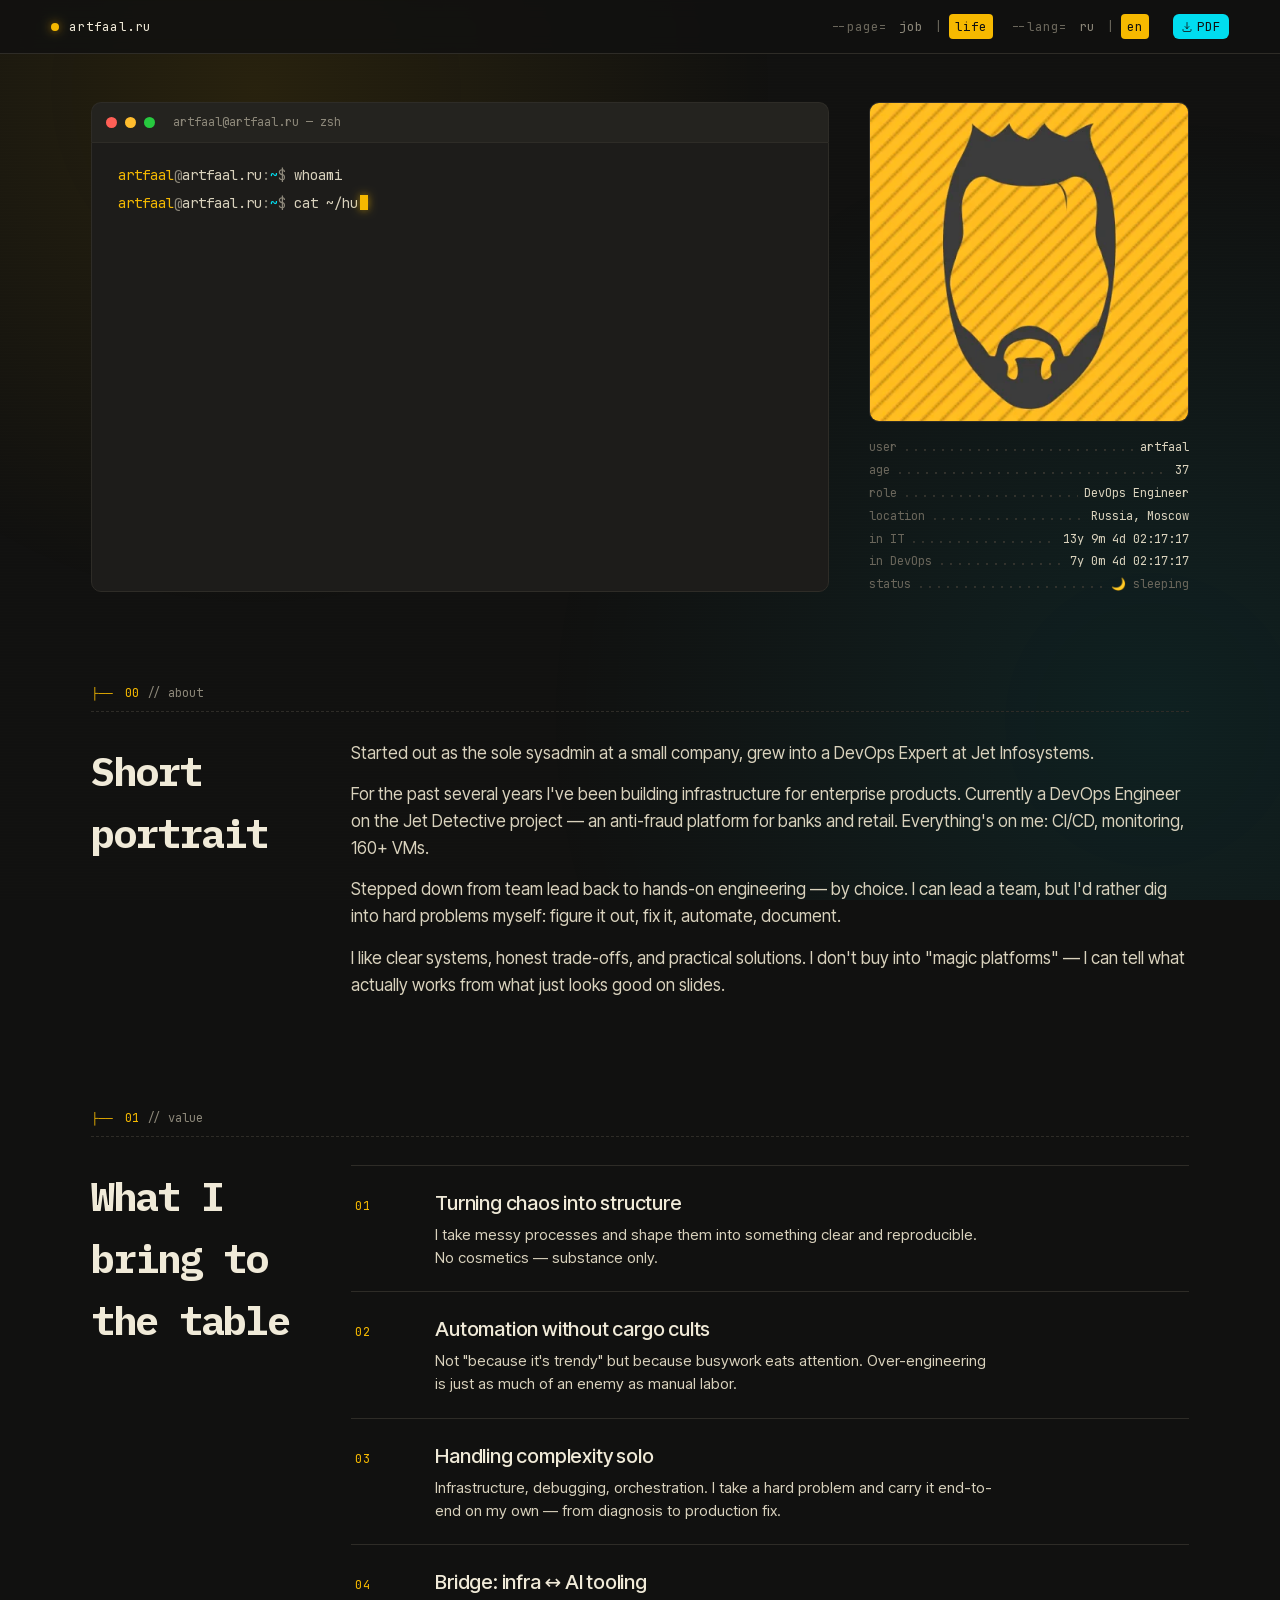
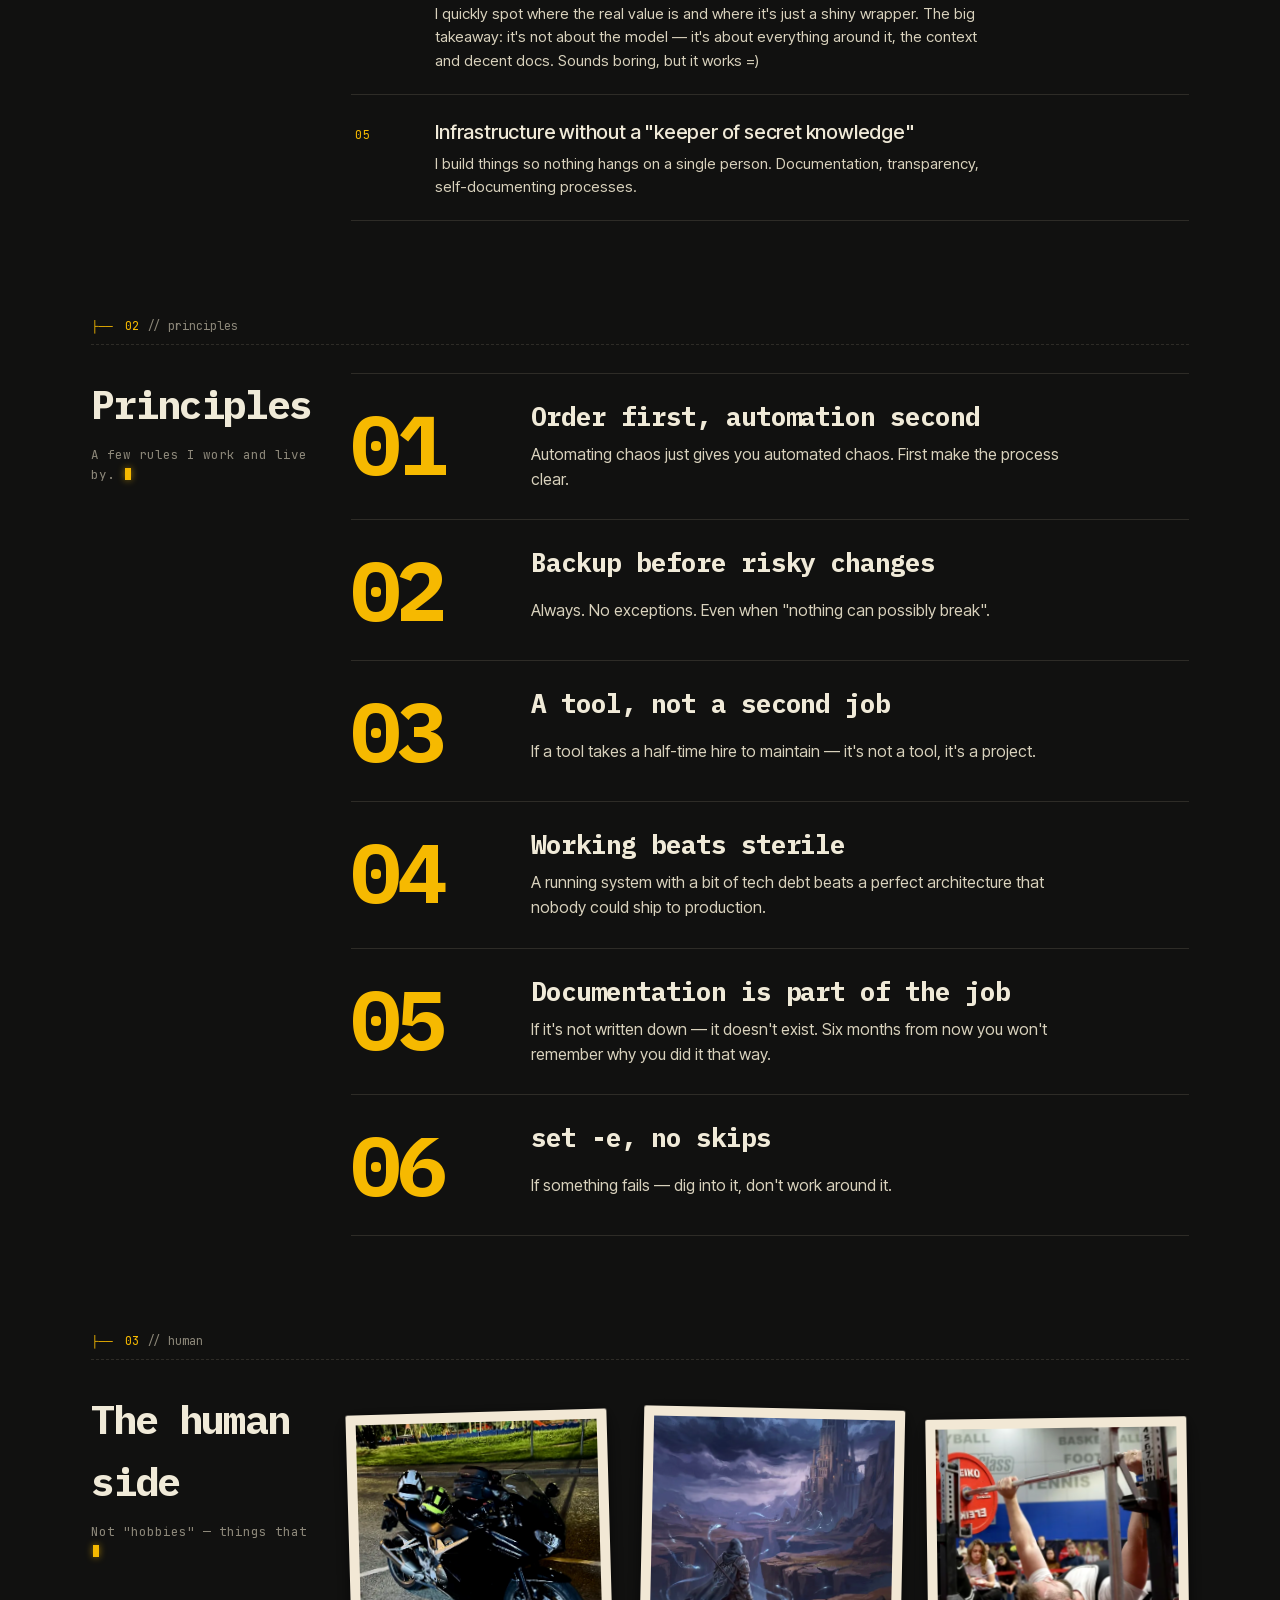
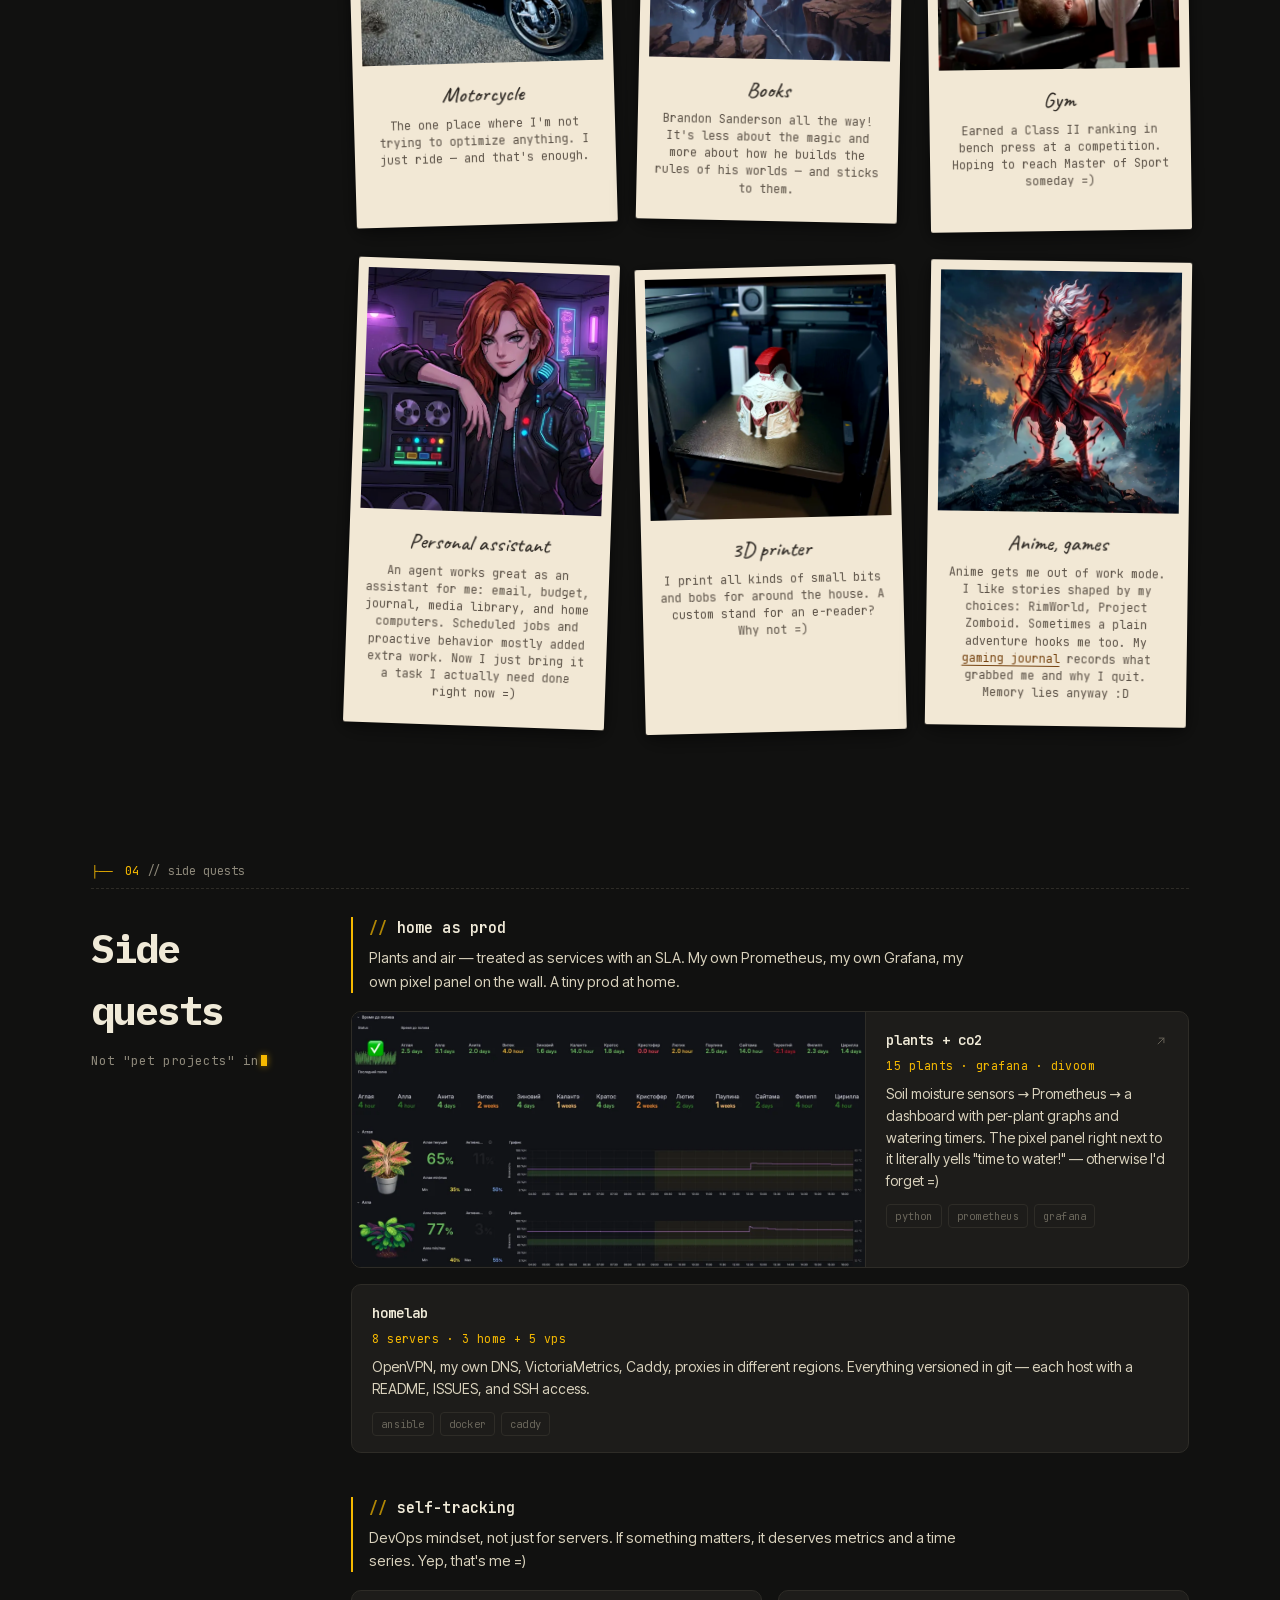
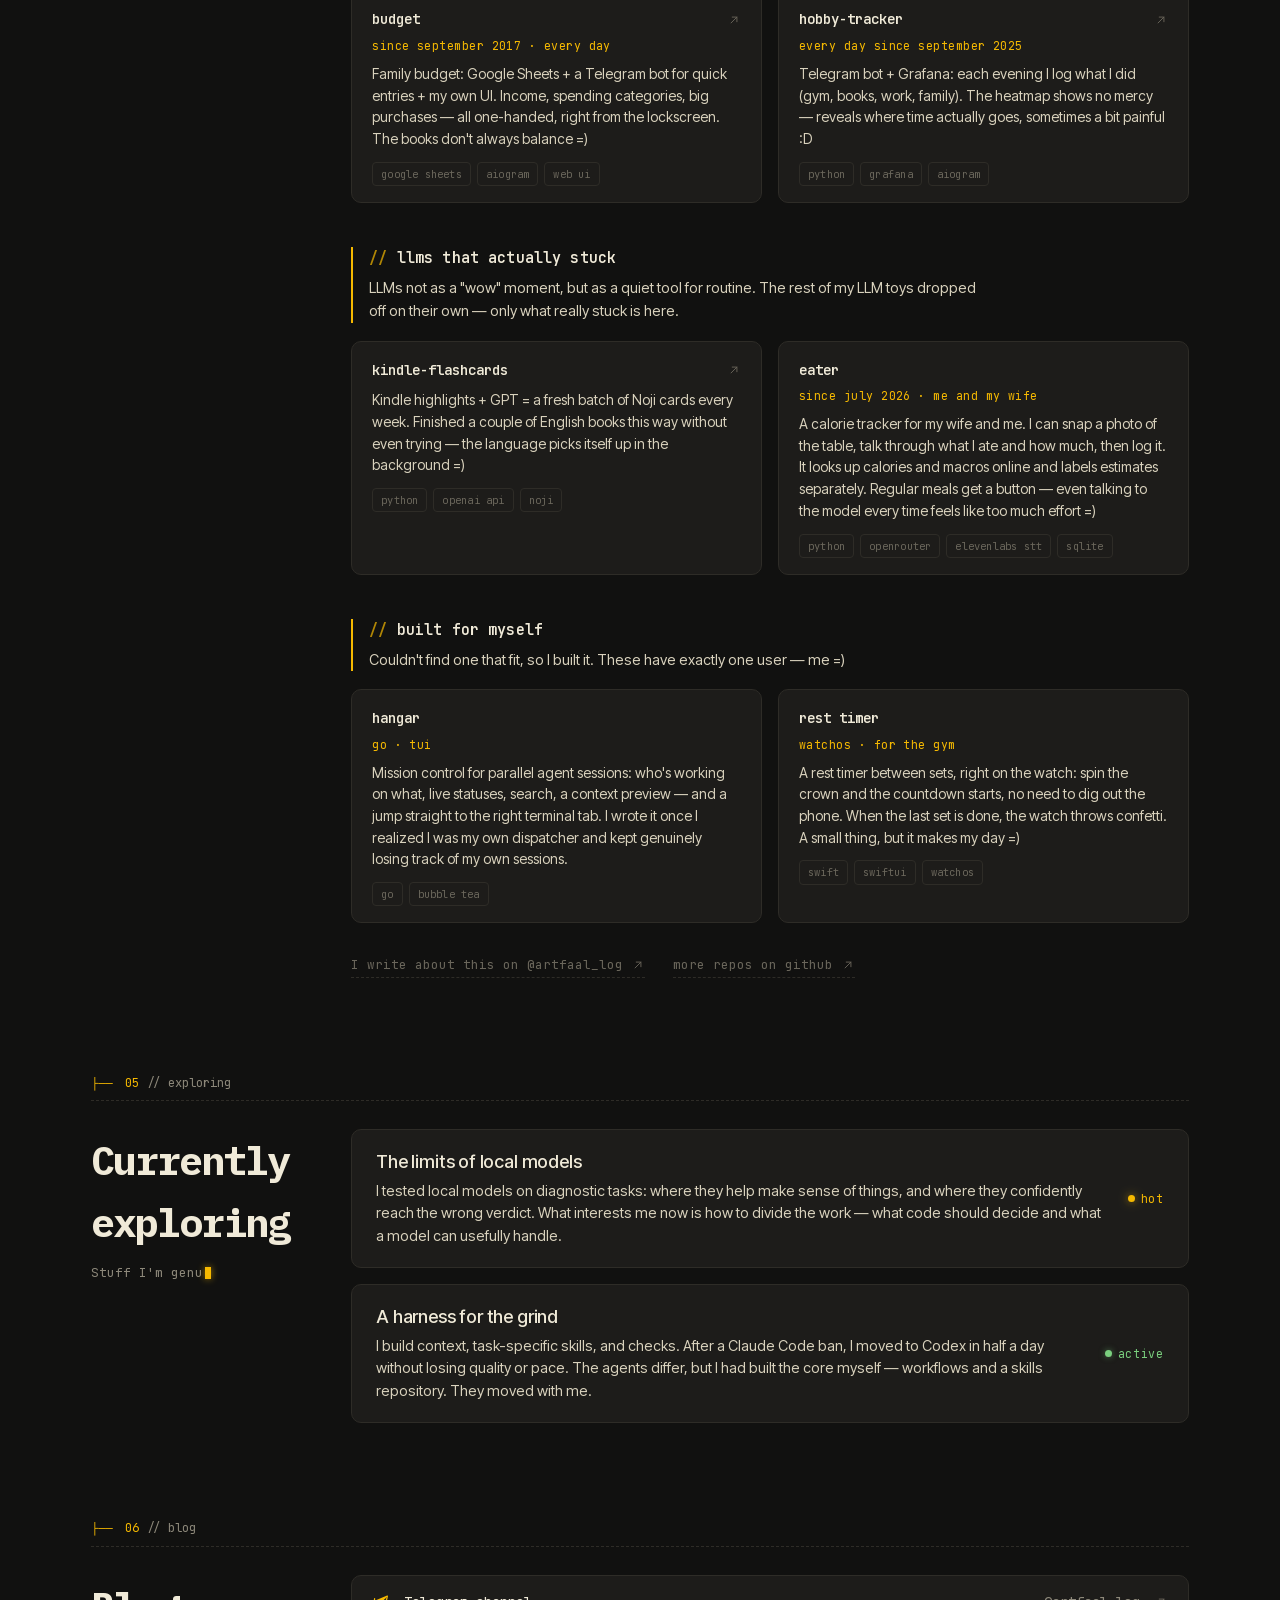
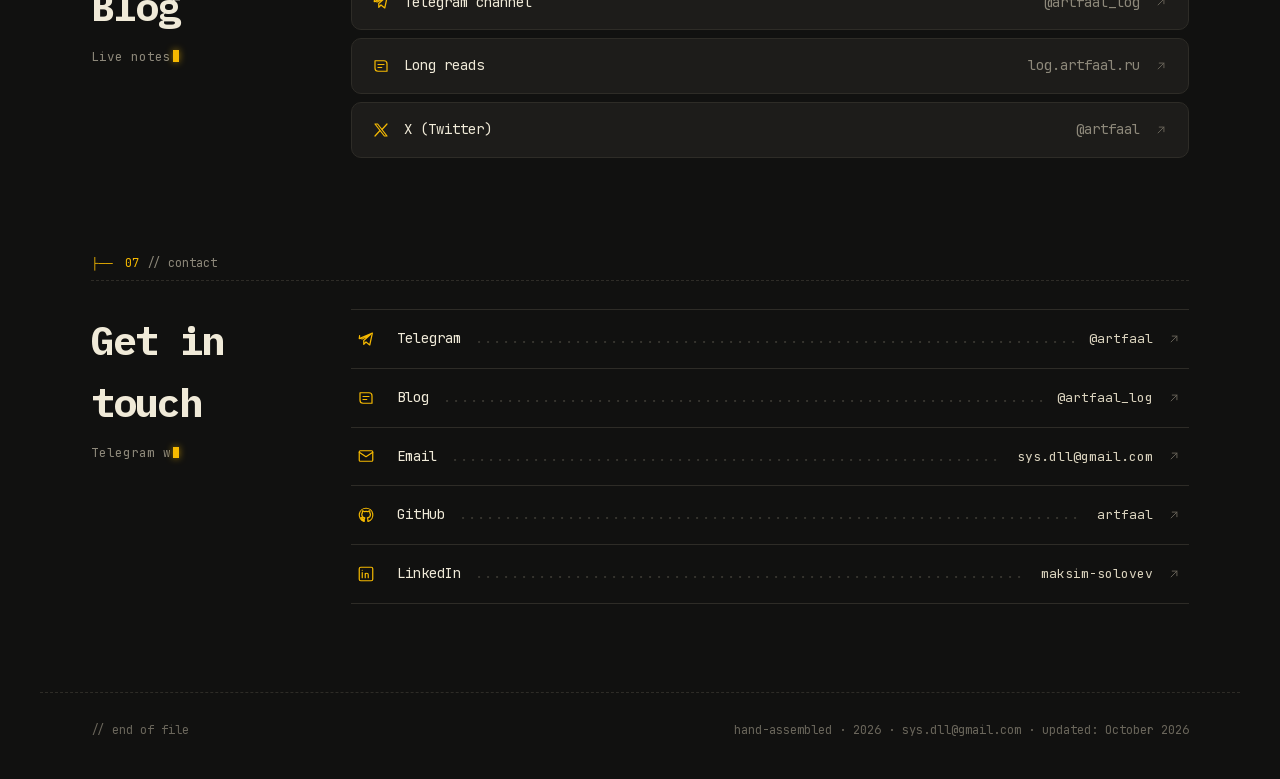
<file: en/life/index.html>
<!doctype html>
<html lang="en">
<head>
  <meta charset="utf-8">
  <meta name="viewport" content="width=device-width, initial-scale=1">
  <title>Maksim Solovev — DevOps</title>
  <link rel="icon" type="image/svg+xml" href="/favicon.svg">

  <!-- SEO (generic fallback — JS обновит из content.js) -->
  <meta name="description" content="Maksim Solovev — DevOps Engineer.">
  <meta name="author" content="Максим Соловьев">
  <link rel="canonical" href="https://artfaal.ru/en/life/">
  <meta property="og:type" content="website">
  <meta property="og:title" content="Maksim Solovev — DevOps">
  <meta property="og:description" content="DevOps Engineer. I bring order to complex systems and automate the grind so people have energy left for life.">
  <meta property="og:url" content="https://artfaal.ru/en/life/">
  <meta property="og:image" content="https://artfaal.ru/assets/avatar.webp">
  <meta property="og:locale" content="en_US">
  <meta property="og:locale:alternate" content="ru_RU">
  <meta property="og:site_name" content="artfaal.ru">
  <link rel="alternate" hreflang="ru" href="https://artfaal.ru/life/">
  <link rel="alternate" hreflang="en" href="https://artfaal.ru/en/life/">
  <link rel="alternate" hreflang="x-default" href="https://artfaal.ru/life/">
  <script type="application/ld+json" id="jsonld">{}</script>

  <!-- Fonts -->
  <link rel="stylesheet" href="/src/styles/fonts.css?v=4637e253">

  <!-- Styles -->
  <link rel="stylesheet" href="../../src/styles/base.css?v=f8a3df84">
  <link rel="stylesheet" href="../../src/styles/layout.css?v=7710a623">
  <link rel="stylesheet" href="../../src/styles/components.css?v=65a2fd9f">
</head>
<body>
  <div class="page-wrap">
    <nav class="topbar" id="topbar"></nav>
    <article>
      <header class="hero" id="hero"></header>
      <main id="main"></main>
    </article>
    <footer class="foot" id="footer"></footer>
  </div>

  <script src="../../src/js/utils.js?v=76ec3c19"></script>
  <script src="../../src/js/content.js?v=537faa25"></script>
  <script src="../../src/js/icons.js?v=34be2c1b"></script>
  <script src="../../src/js/shared.js?v=720e779e"></script>
  <script src="../../src/js/page-personal.js?v=a75e7630"></script>
</body>
</html>
</file>
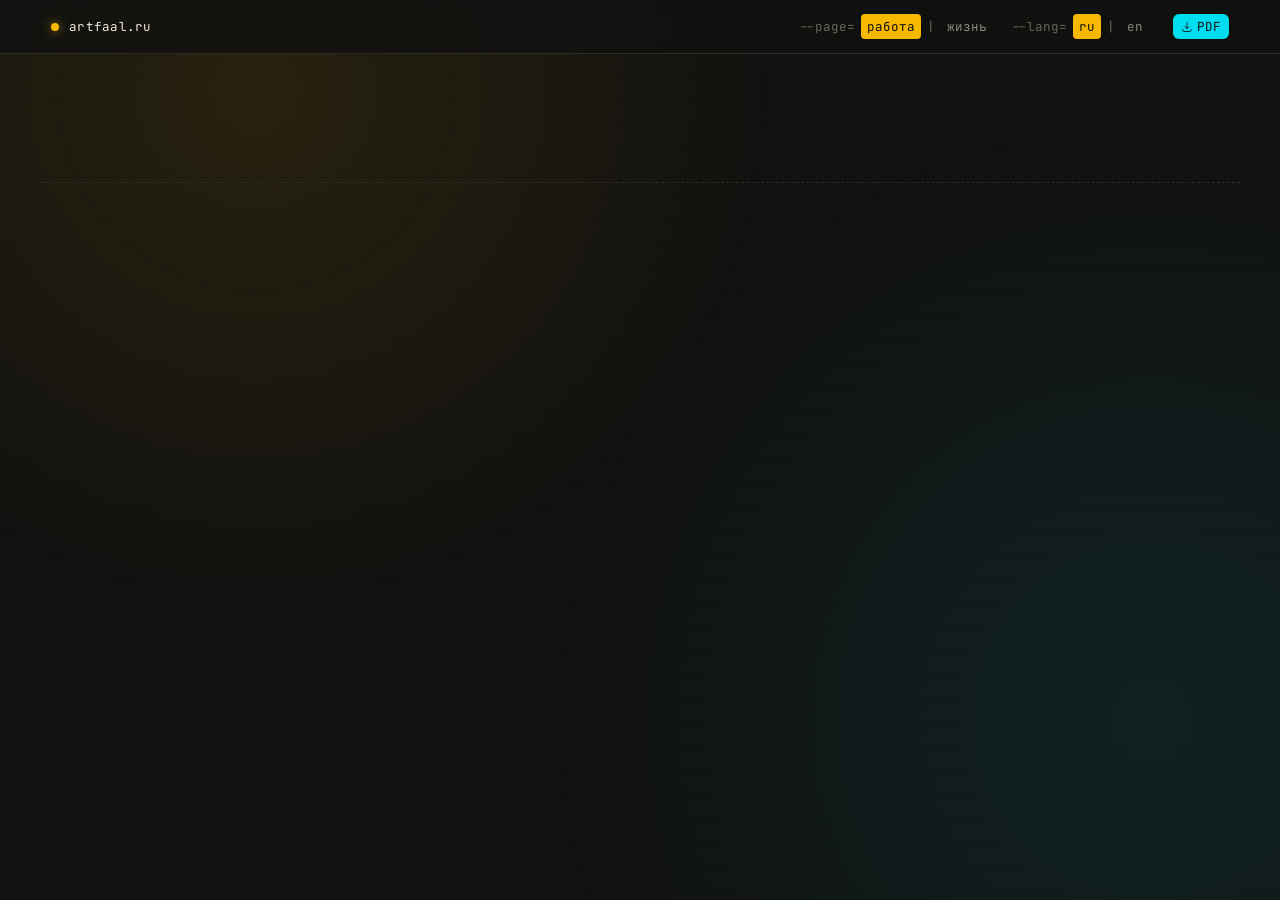
<file: cv.html>
<!doctype html>
<html lang="ru">
<head>
  <meta charset="utf-8">
  <meta name="viewport" content="width=device-width, initial-scale=1">
  <title>Соловьев Максим — CV</title>

  <!-- SEO -->
  <meta name="description" content="Соловьев Максим — DevOps Expert Engineer. Опыт работы, кейсы, навыки. CI/CD, мониторинг, инфраструктура для enterprise-продуктов.">
  <meta name="author" content="Максим Соловьев">
  <link rel="canonical" href="https://artfaal.ru/cv.html">

  <!-- Open Graph -->
  <meta property="og:type" content="profile">
  <meta property="og:title" content="Соловьев Максим — CV">
  <meta property="og:description" content="DevOps Expert Engineer. 13+ лет в IT, 6+ лет в enterprise DevOps. Опыт, кейсы, стек.">
  <meta property="og:url" content="https://artfaal.ru/cv.html">
  <meta property="og:image" content="https://artfaal.ru/assets/photo.jpg">
  <meta property="og:locale" content="ru_RU">
  <meta property="og:site_name" content="artfaal.ru">

  <!-- i18n заготовка -->
  <link rel="alternate" hreflang="ru" href="https://artfaal.ru/cv.html">
  <!-- <link rel="alternate" hreflang="en" href="https://artfaal.ru/en/cv.html"> -->

  <!-- JSON-LD: Person + Resume -->
  <script type="application/ld+json">
  {
    "@context": "https://schema.org",
    "@type": "Person",
    "name": "Максим Соловьев",
    "jobTitle": "DevOps Expert Engineer",
    "url": "https://artfaal.ru/cv.html",
    "image": "https://artfaal.ru/assets/photo.jpg",
    "worksFor": {
      "@type": "Organization",
      "name": "Инфосистемы Джет"
    },
    "sameAs": [
      "https://github.com/artfaal",
      "https://www.linkedin.com/in/maksim-solovev/",
      "https://t.me/artfaal"
    ],
    "email": "sys.dll@gmail.com",
    "knowsAbout": [
      "Jenkins", "GitLab CI/CD", "Ansible", "Docker", "Prometheus",
      "Grafana", "HashiCorp Vault", "VMware vSphere", "Kubernetes",
      "Python", "Go", "Bash", "Terraform"
    ]
  }
  </script>

  <!-- Fonts -->
  <link rel="preconnect" href="https://fonts.googleapis.com">
  <link rel="preconnect" href="https://fonts.gstatic.com" crossorigin>
  <link href="https://fonts.googleapis.com/css2?family=Inter+Tight:wght@400;500;600;700&family=JetBrains+Mono:wght@400;500;600&display=swap" rel="stylesheet">

  <!-- Styles -->
  <link rel="stylesheet" href="src/styles/base.css">
  <link rel="stylesheet" href="src/styles/layout.css">
  <link rel="stylesheet" href="src/styles/components.css">
</head>
<body>
  <div class="page-wrap">
    <nav class="topbar" id="topbar"></nav>
    <header class="hero" id="hero"></header>
    <main id="main"></main>
    <footer class="foot" id="footer"></footer>
  </div>

  <script src="src/js/content.js"></script>
  <script src="src/js/icons.js"></script>
  <script src="src/js/shared.js"></script>
  <script src="src/js/page-cv.js"></script>
</body>
</html>
</file>
<file: src/styles/fonts.css>
/* Local fonts; sources and licenses: ../fonts/README.md. */

@font-face {
  font-family: 'Caveat';
  font-style: normal;
  font-weight: 500 600;
  font-display: swap;
  src: url(/src/fonts/caveat-cyrillic-ext.woff2) format('woff2');
  unicode-range: U+0460-052F, U+1C80-1C8A, U+20B4, U+2DE0-2DFF, U+A640-A69F, U+FE2E-FE2F;
}

@font-face {
  font-family: 'Caveat';
  font-style: normal;
  font-weight: 500 600;
  font-display: swap;
  src: url(/src/fonts/caveat-cyrillic.woff2) format('woff2');
  unicode-range: U+0301, U+0400-045F, U+0490-0491, U+04B0-04B1, U+2116;
}

@font-face {
  font-family: 'Caveat';
  font-style: normal;
  font-weight: 500 600;
  font-display: swap;
  src: url(/src/fonts/caveat-latin-ext.woff2) format('woff2');
  unicode-range: U+0100-02BA, U+02BD-02C5, U+02C7-02CC, U+02CE-02D7, U+02DD-02FF, U+0304, U+0308, U+0329, U+1D00-1DBF, U+1E00-1E9F, U+1EF2-1EFF, U+2020, U+20A0-20AB, U+20AD-20C4, U+2113, U+2C60-2C7F, U+A720-A7FF;
}

@font-face {
  font-family: 'Caveat';
  font-style: normal;
  font-weight: 500 600;
  font-display: swap;
  src: url(/src/fonts/caveat-latin.woff2) format('woff2');
  unicode-range: U+0000-00FF, U+0131, U+0152-0153, U+02BB-02BC, U+02C6, U+02DA, U+02DC, U+0304, U+0308, U+0329, U+2000-206F, U+20AC, U+2122, U+2191, U+2193, U+2212, U+2215, U+FEFF, U+FFFD;
}

@font-face {
  font-family: 'IBM Plex Mono';
  font-style: normal;
  font-weight: 700;
  font-display: swap;
  src: url(/src/fonts/ibm-plex-mono-cyrillic-ext.woff2) format('woff2');
  unicode-range: U+0460-052F, U+1C80-1C8A, U+20B4, U+2DE0-2DFF, U+A640-A69F, U+FE2E-FE2F;
}

@font-face {
  font-family: 'IBM Plex Mono';
  font-style: normal;
  font-weight: 700;
  font-display: swap;
  src: url(/src/fonts/ibm-plex-mono-cyrillic.woff2) format('woff2');
  unicode-range: U+0301, U+0400-045F, U+0490-0491, U+04B0-04B1, U+2116;
}

@font-face {
  font-family: 'IBM Plex Mono';
  font-style: normal;
  font-weight: 700;
  font-display: swap;
  src: url(/src/fonts/ibm-plex-mono-vietnamese.woff2) format('woff2');
  unicode-range: U+0102-0103, U+0110-0111, U+0128-0129, U+0168-0169, U+01A0-01A1, U+01AF-01B0, U+0300-0301, U+0303-0304, U+0308-0309, U+0323, U+0329, U+1EA0-1EF9, U+20AB;
}

@font-face {
  font-family: 'IBM Plex Mono';
  font-style: normal;
  font-weight: 700;
  font-display: swap;
  src: url(/src/fonts/ibm-plex-mono-latin-ext.woff2) format('woff2');
  unicode-range: U+0100-02BA, U+02BD-02C5, U+02C7-02CC, U+02CE-02D7, U+02DD-02FF, U+0304, U+0308, U+0329, U+1D00-1DBF, U+1E00-1E9F, U+1EF2-1EFF, U+2020, U+20A0-20AB, U+20AD-20C4, U+2113, U+2C60-2C7F, U+A720-A7FF;
}

@font-face {
  font-family: 'IBM Plex Mono';
  font-style: normal;
  font-weight: 700;
  font-display: swap;
  src: url(/src/fonts/ibm-plex-mono-latin.woff2) format('woff2');
  unicode-range: U+0000-00FF, U+0131, U+0152-0153, U+02BB-02BC, U+02C6, U+02DA, U+02DC, U+0304, U+0308, U+0329, U+2000-206F, U+20AC, U+2122, U+2191, U+2193, U+2212, U+2215, U+FEFF, U+FFFD;
}

@font-face {
  font-family: 'Inter Tight';
  font-style: normal;
  font-weight: 400 700;
  font-display: swap;
  src: url(/src/fonts/inter-tight-cyrillic-ext.woff2) format('woff2');
  unicode-range: U+0460-052F, U+1C80-1C8A, U+20B4, U+2DE0-2DFF, U+A640-A69F, U+FE2E-FE2F;
}

@font-face {
  font-family: 'Inter Tight';
  font-style: normal;
  font-weight: 400 700;
  font-display: swap;
  src: url(/src/fonts/inter-tight-cyrillic.woff2) format('woff2');
  unicode-range: U+0301, U+0400-045F, U+0490-0491, U+04B0-04B1, U+2116;
}

@font-face {
  font-family: 'Inter Tight';
  font-style: normal;
  font-weight: 400 700;
  font-display: swap;
  src: url(/src/fonts/inter-tight-greek-ext.woff2) format('woff2');
  unicode-range: U+1F00-1FFF;
}

@font-face {
  font-family: 'Inter Tight';
  font-style: normal;
  font-weight: 400 700;
  font-display: swap;
  src: url(/src/fonts/inter-tight-greek.woff2) format('woff2');
  unicode-range: U+0370-0377, U+037A-037F, U+0384-038A, U+038C, U+038E-03A1, U+03A3-03FF;
}

@font-face {
  font-family: 'Inter Tight';
  font-style: normal;
  font-weight: 400 700;
  font-display: swap;
  src: url(/src/fonts/inter-tight-vietnamese.woff2) format('woff2');
  unicode-range: U+0102-0103, U+0110-0111, U+0128-0129, U+0168-0169, U+01A0-01A1, U+01AF-01B0, U+0300-0301, U+0303-0304, U+0308-0309, U+0323, U+0329, U+1EA0-1EF9, U+20AB;
}

@font-face {
  font-family: 'Inter Tight';
  font-style: normal;
  font-weight: 400 700;
  font-display: swap;
  src: url(/src/fonts/inter-tight-latin-ext.woff2) format('woff2');
  unicode-range: U+0100-02BA, U+02BD-02C5, U+02C7-02CC, U+02CE-02D7, U+02DD-02FF, U+0304, U+0308, U+0329, U+1D00-1DBF, U+1E00-1E9F, U+1EF2-1EFF, U+2020, U+20A0-20AB, U+20AD-20C4, U+2113, U+2C60-2C7F, U+A720-A7FF;
}

@font-face {
  font-family: 'Inter Tight';
  font-style: normal;
  font-weight: 400 700;
  font-display: swap;
  src: url(/src/fonts/inter-tight-latin.woff2) format('woff2');
  unicode-range: U+0000-00FF, U+0131, U+0152-0153, U+02BB-02BC, U+02C6, U+02DA, U+02DC, U+0304, U+0308, U+0329, U+2000-206F, U+20AC, U+2122, U+2191, U+2193, U+2212, U+2215, U+FEFF, U+FFFD;
}

@font-face {
  font-family: 'JetBrains Mono';
  font-style: normal;
  font-weight: 400 600;
  font-display: swap;
  src: url(/src/fonts/jetbrains-mono-cyrillic-ext.woff2) format('woff2');
  unicode-range: U+0460-052F, U+1C80-1C8A, U+20B4, U+2DE0-2DFF, U+A640-A69F, U+FE2E-FE2F;
}

@font-face {
  font-family: 'JetBrains Mono';
  font-style: normal;
  font-weight: 400 600;
  font-display: swap;
  src: url(/src/fonts/jetbrains-mono-cyrillic.woff2) format('woff2');
  unicode-range: U+0301, U+0400-045F, U+0490-0491, U+04B0-04B1, U+2116;
}

@font-face {
  font-family: 'JetBrains Mono';
  font-style: normal;
  font-weight: 400 600;
  font-display: swap;
  src: url(/src/fonts/jetbrains-mono-greek.woff2) format('woff2');
  unicode-range: U+0370-0377, U+037A-037F, U+0384-038A, U+038C, U+038E-03A1, U+03A3-03FF;
}

@font-face {
  font-family: 'JetBrains Mono';
  font-style: normal;
  font-weight: 400 600;
  font-display: swap;
  src: url(/src/fonts/jetbrains-mono-vietnamese.woff2) format('woff2');
  unicode-range: U+0102-0103, U+0110-0111, U+0128-0129, U+0168-0169, U+01A0-01A1, U+01AF-01B0, U+0300-0301, U+0303-0304, U+0308-0309, U+0323, U+0329, U+1EA0-1EF9, U+20AB;
}

@font-face {
  font-family: 'JetBrains Mono';
  font-style: normal;
  font-weight: 400 600;
  font-display: swap;
  src: url(/src/fonts/jetbrains-mono-latin-ext.woff2) format('woff2');
  unicode-range: U+0100-02BA, U+02BD-02C5, U+02C7-02CC, U+02CE-02D7, U+02DD-02FF, U+0304, U+0308, U+0329, U+1D00-1DBF, U+1E00-1E9F, U+1EF2-1EFF, U+2020, U+20A0-20AB, U+20AD-20C4, U+2113, U+2C60-2C7F, U+A720-A7FF;
}

@font-face {
  font-family: 'JetBrains Mono';
  font-style: normal;
  font-weight: 400 600;
  font-display: swap;
  src: url(/src/fonts/jetbrains-mono-latin.woff2) format('woff2');
  unicode-range: U+0000-00FF, U+0131, U+0152-0153, U+02BB-02BC, U+02C6, U+02DA, U+02DC, U+0304, U+0308, U+0329, U+2000-206F, U+20AC, U+2122, U+2191, U+2193, U+2212, U+2215, U+FEFF, U+FFFD;
}
</file>
<file: src/styles/base.css>
/* ───────── Токены ───────── */
:root {
  --bg:      #111110;
  --panel:   #1d1c1a;
  --panel-2: #24231f;
  --line:    #2e2c27;
  --line-2:  #3a3832;
  --fg:      #f0ead8;
  --fg-2:    #d9d2bd;
  --muted:   #8d887a;
  --muted-2: #6a665b;
  --accent:   oklch(0.82 0.17 85);
  --accent-2: oklch(0.82 0.14 205);
  --link-on-paper: #75420f;

  --mono:    'JetBrains Mono', ui-monospace, 'SF Mono', Menlo, monospace;
  --sans:    'Inter Tight', 'Inter', system-ui, -apple-system, sans-serif;
  --display: 'IBM Plex Mono', 'JetBrains Mono', ui-monospace, 'SF Mono', Menlo, monospace;

  --maxw: 1200px;
  --pad-x: clamp(20px, 4vw, 56px);
  --radius: 6px;
  --radius-lg: 10px;

  color-scheme: dark;
}

/* ───────── Скроллбар ───────── */
::-webkit-scrollbar { width: 6px; }
::-webkit-scrollbar-track { background: var(--bg); }
::-webkit-scrollbar-thumb {
  background: var(--line-2);
  border-radius: 3px;
}
::-webkit-scrollbar-thumb:hover { background: var(--accent); }
html { scrollbar-width: thin; scrollbar-color: var(--line-2) var(--bg); }

/* ───────── Ресет ───────── */
*, *::before, *::after { box-sizing: border-box; margin: 0; padding: 0; }
html { scroll-behavior: smooth; }
@media (prefers-reduced-motion: reduce) {
  html { scroll-behavior: auto; }
  *, *::before, *::after { animation-duration: 0.01ms !important; transition-duration: 0.01ms !important; }
}
body {
  background: var(--bg);
  color: var(--fg);
  font-family: var(--sans);
  font-feature-settings: "ss01", "ss02", "cv11";
  line-height: 1.55;
  -webkit-font-smoothing: antialiased;
  text-rendering: optimizeLegibility;
}
a { color: inherit; text-decoration: none; }
button { font: inherit; color: inherit; background: none; border: 0; cursor: pointer; }
ul, ol { list-style: none; }
img { display: block; max-width: 100%; }

/* ───────── Фоновые эффекты (CRT) ───────── */
body::before {
  content: "";
  position: fixed; inset: 0;
  background-image:
    radial-gradient(circle at 20% 10%, color-mix(in oklab, var(--accent) 10%, transparent), transparent 40%),
    radial-gradient(circle at 90% 80%, color-mix(in oklab, var(--accent-2) 8%, transparent), transparent 45%);
  pointer-events: none;
  z-index: 0;
}
body::after {
  content: "";
  position: fixed; inset: 0;
  background: repeating-linear-gradient(
    to bottom,
    transparent 0 2px,
    color-mix(in oklab, var(--fg) 4%, transparent) 2px 3px
  );
  mix-blend-mode: overlay;
  opacity: 0.25;
  pointer-events: none;
  z-index: 1;
}

.page-wrap { position: relative; z-index: 2; }

/* ───────── Анимации ───────── */
@keyframes blink { 50% { opacity: 0; } }
/* ───────── Scroll reveal ───────── */
.sect {
  opacity: 0;
  transform: translateY(12px);
  transition: opacity 0.5s ease, transform 0.5s ease;
}
.sect.in-view {
  opacity: 1;
  transform: none;
}

/* Секции со stagger: секция появляется мгновенно, дети — каскадом */
.sect.has-stagger {
  opacity: 1;
  transform: none;
  transition: none;
}

/* ───────── Staggered reveal для дочерних элементов ───────── */
/* Используем @keyframes + animation-delay, а не transition-delay.
   Иначе transition-delay применяется ко ВСЕМ transitions элемента,
   включая hover-эффекты на вложенных компонентах — hover чем дальше
   по нумерации, тем сильнее «тормозит».

   Две раздельные анимации:
   • stagger-fade (forwards) — opacity 0→1, остаётся после окончания.
   • stagger-slide (без forwards) — translateY 20px→0, после окончания
     возвращается к static transform из nth-child (нужно для polaroid,
     где у каждой карточки свой rotate). */
.stagger > * { opacity: 0; }
.in-view .stagger > * {
  animation:
    stagger-fade 0.5s ease forwards,
    stagger-slide 0.5s ease;
}
.in-view .stagger > *:nth-child(2) { animation-delay: 0.15s; }
.in-view .stagger > *:nth-child(3) { animation-delay: 0.30s; }
.in-view .stagger > *:nth-child(4) { animation-delay: 0.45s; }
.in-view .stagger > *:nth-child(5) { animation-delay: 0.60s; }
.in-view .stagger > *:nth-child(6) { animation-delay: 0.75s; }
.in-view .stagger > *:nth-child(7) { animation-delay: 0.90s; }
.in-view .stagger > *:nth-child(8) { animation-delay: 1.05s; }
@keyframes stagger-fade {
  to { opacity: 1; }
}
@keyframes stagger-slide {
  from { transform: translateY(20px); }
}
</file>
<file: src/styles/layout.css>
/* ───────── Контейнер ───────── */
.hero {
  padding: 48px var(--pad-x) 40px;
  max-width: var(--maxw);
  margin: 0 auto;
}
.sect {
  max-width: var(--maxw);
  margin: 0 auto;
  padding: 48px var(--pad-x);
}

/* ───────── Hero-сетка ───────── */
.hero-grid {
  display: grid;
  gap: 40px;
  align-items: start;
}

/* ───────── Секция-сетка ───────── */
.sect-grid {
  display: grid;
  gap: 20px;
  align-items: start;
}

/* ───────── Principles / Human сетки ───────── */
.principles-grid {
  display: grid;
  gap: 2px;
  background: var(--line);
  border: 1px solid var(--line);
  border-radius: var(--radius-lg);
  overflow: hidden;
}
.human-grid {
  display: grid;
  gap: 18px;
}

/* ───────── Experience timeline ───────── */
.exp-list {
  display: grid;
}

/* ───────── Cases ───────── */
.cases-list {
  display: grid;
  gap: 32px;
}

/* ───────── Skills grid ───────── */
.skills-grid {
  display: grid;
  gap: 24px;
}

/* ───────── Responsive (mobile-first) ───────── */
@media (min-width: 700px) {
  .principles-grid { grid-template-columns: repeat(2, minmax(0, 1fr)); }
  .human-grid      { grid-template-columns: repeat(2, minmax(0, 1fr)); }
}

@media (min-width: 820px) {
  .sect-grid {
    grid-template-columns: 220px minmax(0, 1fr);
    gap: 40px;
  }
}

@media (min-width: 900px) {
  .hero-grid {
    grid-template-columns: minmax(0, 1fr) 320px;
  }
}
</file>
<file: src/styles/components.css>
/* ───────── Topbar ───────── */
.topbar {
  position: sticky; top: 0; z-index: 20;
  display: flex; align-items: center; justify-content: space-between;
  gap: 16px;
  padding: 14px var(--pad-x);
  font-family: var(--mono);
  font-size: 12.5px;
  background: color-mix(in oklab, var(--bg) 85%, transparent);
  backdrop-filter: blur(10px);
  -webkit-backdrop-filter: blur(10px);
  border-bottom: 1px solid var(--line);
}
.tb-brand {
  display: inline-flex; align-items: center; gap: 10px;
  letter-spacing: 0.02em;
  text-decoration: none;
}
.tb-dot {
  width: 8px; height: 8px; border-radius: 50%;
  background: var(--accent);
  box-shadow: 0 0 10px color-mix(in oklab, var(--accent) 60%, transparent);
}
.tb-right { display: flex; gap: 18px; align-items: center; flex-wrap: wrap; }
.seg { display: inline-flex; align-items: center; gap: 6px; color: var(--muted); }
.seg-label { color: var(--muted-2); }
.seg-btn {
  padding: 3px 6px; border-radius: 4px;
  color: var(--muted);
  transition: color 0.15s, background 0.15s;
  text-decoration: none;
}
.seg-btn:hover { color: var(--fg-2); }
.seg-btn.is-on { color: var(--bg); background: var(--accent); }
.seg-sep { color: var(--muted-2); }
.seg-cv {
  display: inline-flex;
  align-items: center;
  gap: 4px;
  background: var(--accent-2);
  color: var(--bg);
  padding: 3px 8px;
  border-radius: var(--radius);
  margin-left: 6px;
  text-decoration: none;
  transition: background 0.15s, box-shadow 0.2s;
}
.seg-cv svg { transition: transform 0.2s ease; }
.seg-cv:hover {
  background: color-mix(in oklab, var(--accent-2) 85%, white);
  box-shadow: 0 0 12px color-mix(in oklab, var(--accent-2) 50%, transparent);
}
.seg-cv:hover svg { transform: translateY(2px); }

/* ───────── Scroll progress ───────── */
.scroll-progress {
  position: fixed;
  top: 0; left: 0;
  height: 2px;
  background: var(--accent);
  width: 0%;
  z-index: 30;
  will-change: width;
}

/* ───────── Кнопка "наверх" ───────── */
.btn-top {
  position: fixed;
  bottom: 24px; right: 24px;
  width: 40px; height: 40px;
  border-radius: 50%;
  background: var(--panel-2);
  border: 1px solid var(--line);
  color: var(--fg-2);
  display: flex;
  align-items: center;
  justify-content: center;
  z-index: 25;
  opacity: 0;
  pointer-events: none;
  transform: translateY(8px) rotate(-90deg);
  transition: opacity 0.3s ease, transform 0.3s ease, background 0.15s;
}
.btn-top svg { display: block; }
.btn-top.is-visible {
  opacity: 1;
  pointer-events: auto;
  transform: rotate(-90deg);
}
.btn-top:hover {
  background: var(--accent);
  color: var(--bg);
  border-color: var(--accent);
}

/* ───────── Терминал ───────── */
.terminal-head {
  display: flex; align-items: center; gap: 8px;
  padding: 10px 14px;
  background: var(--panel-2);
  border: 1px solid var(--line);
  border-bottom: 0;
  border-radius: var(--radius-lg) var(--radius-lg) 0 0;
  font-family: var(--mono);
  font-size: 12px;
  color: var(--muted);
}
.tdot { width: 11px; height: 11px; border-radius: 50%; display: inline-block; }
.tdot:nth-child(1) { background: #ff5f56; }
.tdot:nth-child(2) { background: #ffbd2e; }
.tdot:nth-child(3) { background: #27c93f; }
.tname { margin-left: 10px; }
.terminal-body {
  background: var(--panel);
  border: 1px solid var(--line);
  border-radius: 0 0 var(--radius-lg) var(--radius-lg);
  padding: 16px 14px 20px;
  font-family: var(--mono);
  font-size: 13px;
  min-height: 340px;
}
.tline { margin-bottom: 6px; color: var(--fg-2); }
.prompt-line { white-space: pre-wrap; word-break: break-all; }
.prompt-user  { color: var(--accent); }
.prompt-sep   { color: var(--muted); }
.prompt-host  { color: var(--fg-2); }
.prompt-tilde { color: var(--accent-2); }

/* Cursor */
.cursor {
  display: inline-block;
  width: 0.55em; height: 1.05em;
  background: var(--accent);
  vertical-align: -0.15em;
  margin-left: 0.15em;
  animation: blink 1s steps(1) infinite;
  box-shadow: 0 0 0.6em color-mix(in oklab, var(--accent) 60%, transparent);
}

/* ───────── Hero контент ───────── */
.hero-body {
  margin-top: 28px;
  opacity: 0;
  transform: translateY(10px);
  transition: opacity 0.5s ease, transform 0.5s ease;
}
.hero-body.is-on { opacity: 1; transform: none; }

.hero-role {
  font-family: var(--mono);
  font-size: 12px;
  color: var(--accent);
  letter-spacing: 0.08em;
  text-transform: lowercase;
  margin-bottom: 10px;
}
.hero-name {
  font-family: var(--display);
  font-weight: 700;
  /* min 36px чтобы «Соловьев Максим» не сжимался впритык на 390px */
  font-size: clamp(36px, 6vw, 68px);
  line-height: 1.02;
  letter-spacing: -0.05em;
  margin: 0 0 18px;
  color: var(--fg);
}
.hero-tagline {
  font-family: var(--sans);
  font-size: clamp(17px, 1.5vw, 20px);
  color: var(--fg-2);
  line-height: 1.45;
  margin: 0 0 12px;
  max-width: 52ch;
  text-wrap: pretty;
}
.hero-sub {
  font-family: var(--mono);
  font-size: 13px;
  color: var(--muted);
  margin: 0 0 24px;
  max-width: 60ch;
  line-height: 1.6;
  display: flex;
  align-items: baseline;
  gap: 8px;
}
.hero-sub::before {
  content: "";
  width: 6px; height: 6px;
  border-radius: 50%;
  background: var(--accent);
  flex-shrink: 0;
  animation: pulse 2s ease-in-out infinite;
  position: relative;
  top: -1px;
}
@keyframes pulse {
  0%, 100% { opacity: 0.3; }
  50% { opacity: 1; box-shadow: 0 0 8px 2px color-mix(in oklab, var(--accent) 40%, transparent); }
}
.hero-cta { display: flex; gap: 10px; flex-wrap: wrap; }

/* ───────── Аватар ───────── */
.avatar-wrap {
  display: flex; flex-direction: column; gap: 14px;
}
.avatar-frame {
  position: relative;
  aspect-ratio: 1 / 1;
  border: 1px solid var(--line);
  border-radius: var(--radius-lg);
  overflow: hidden;
  background: var(--panel);
  cursor: pointer;
}
.avatar-frame img {
  width: 100%; height: 100%; object-fit: cover;
  filter: contrast(1.02) saturate(1.05);
  transition: opacity 0.3s ease;
}
.avatar-photo {
  position: absolute;
  inset: 0;
  opacity: 0;
}
.avatar-frame.show-photo .avatar-img { opacity: 0; }
.avatar-frame.show-photo .avatar-photo { opacity: 1; }
.avatar-frame.glitching img {
  transition: none;
}
.avatar-rgb {
  position: absolute;
  inset: 0;
  background-size: cover;
  background-position: center;
  pointer-events: none;
  opacity: 0;
  mix-blend-mode: screen;
}
.avatar-rgb-r { background-blend-mode: screen; background-color: var(--accent); }
.avatar-rgb-b { background-blend-mode: screen; background-color: var(--accent-2); }
.avatar-meta { font-family: var(--mono); font-size: 12px; color: var(--muted); }
.status-on    { color: oklch(0.78 0.14 145); } /* зелёный */
.status-work  { color: var(--accent); }        /* amber — работает */
.status-chill { color: var(--accent-2); }      /* cyan — отдыхает */
.status-sleep { color: var(--muted-2); }       /* приглушённый — спит */

/* ───────── Meta row ───────── */
/* Grid (не flex) — чтобы dots-колонка (minmax(0, 1fr)) могла сжаться
   до нуля при нехватке места и не выталкивала row за viewport на мобиле. */
.meta-row {
  display: grid;
  grid-template-columns: auto minmax(0, 1fr) auto;
  column-gap: 6px;
  align-items: baseline;
  font-family: var(--mono); font-size: 12px;
  line-height: 1.9;
  color: var(--muted);
  overflow: hidden;
}
.meta-k { color: var(--muted-2); }
.meta-dot {
  overflow: hidden;
  color: var(--line-2);
  white-space: nowrap;
  text-overflow: clip;
  letter-spacing: 2px;
}
.meta-v { color: var(--fg-2); white-space: nowrap; }

/* ───────── Кнопки ───────── */
.btn {
  display: inline-flex; align-items: center; gap: 8px;
  padding: 10px 14px;
  font-family: var(--mono);
  font-size: 13px;
  border-radius: var(--radius);
  border: 1px solid var(--line-2);
  text-decoration: none;
  transition: background 0.15s, color 0.15s, border-color 0.15s, transform 0.15s;
}
.btn:hover { transform: translateY(-1px); }
.btn-primary {
  background: var(--accent);
  color: var(--bg);
  border-color: var(--accent);
}
.btn-primary:hover {
  background: color-mix(in oklab, var(--accent) 85%, white);
}
.btn-ghost { color: var(--fg-2); }
.btn-ghost:hover { border-color: var(--accent); color: var(--fg); }

/* ───────── ASCII rule ───────── */
.ascii-rule {
  display: flex; align-items: center; gap: 12px;
  font-family: var(--mono);
  font-size: 12px;
  color: var(--muted-2);
  margin-bottom: 28px;
  padding-bottom: 8px;
  border-bottom: 1px dashed var(--line);
}
.ar-left { color: var(--accent); }
.ar-label { color: var(--muted); display: inline-flex; gap: 8px; }
.ar-n { color: var(--accent); }
.ar-right { flex: 1; }

/* ───────── Секции: общее ───────── */
.sect-title h2 {
  font-family: var(--display);
  font-size: clamp(28px, 3.2vw, 40px);
  letter-spacing: -0.05em;
  margin: 0 0 10px;
  font-weight: 700;
  color: var(--fg);
}
.sect-sub {
  font-family: var(--mono);
  font-size: 12.5px;
  color: var(--muted);
  margin: 0;
  line-height: 1.6;
  max-width: 36ch;
  /* opacity (не visibility) — чтобы блок продолжал занимать место в layout,
     а не schemomorph'ировал. JS typing-reveal переключает opacity на 1. */
  opacity: 0;
}
.cursor-sub {
  width: 0.5em; height: 0.95em;
  vertical-align: -0.1em;
}
.para {
  font-size: 17px;
  color: var(--fg-2);
  line-height: 1.6;
  margin: 0 0 14px;
  text-wrap: pretty;
}

/* ───────── Value ───────── */
.value-list { list-style: none; }
.value-item {
  display: grid;
  grid-template-columns: 60px minmax(0, 1fr);
  gap: 20px;
  align-items: baseline;
  padding: 22px 4px;
  border-top: 1px solid var(--line);
  /* Синхронный ритм 0.2s для всех hover-свойств (background и vi-t::after
     ниже — тот же timing). Короткая длительность + одна easing-кривая не
     дают анимациям «догонять» друг друга при скольжении между карточками. */
  transition: background 0.2s ease;
  cursor: default;
}
.value-item:last-child { border-bottom: 1px solid var(--line); }
.value-item:hover {
  background: color-mix(in oklab, var(--accent) 3%, transparent);
}
.vi-key {
  font-family: var(--mono);
  font-size: 12px;
  color: var(--accent);
  letter-spacing: 0.08em;
}
.vi-t {
  font-family: var(--sans);
  font-size: 20px;
  color: var(--fg);
  font-weight: 500;
  margin-bottom: 4px;
  letter-spacing: -0.01em;
  display: inline-block;
  position: relative;
}
/* Тонкий typewriter-underline на hover: эффект «активации строки»
   без ярких amber-акцентов, чтобы не конкурировать с Principles. */
.vi-t::after {
  content: '';
  position: absolute;
  left: 0; bottom: -2px;
  height: 1px;
  width: 0;
  background: var(--accent);
  transition: width 0.2s ease;
}
.value-item:hover .vi-t::after { width: 100%; }
.vi-d {
  font-size: 15px;
  color: var(--fg-2);
  line-height: 1.55;
  max-width: 62ch;
}
/* ───────── Principles ───────── */
.principle {
  background: var(--panel);
  padding: 26px 24px;
  transition: background 0.2s;
}
.principle:hover { background: var(--panel-2); }
.p-head {
  display: flex; align-items: center; gap: 10px;
  margin-bottom: 16px;
}
.p-n {
  font-family: var(--mono);
  font-size: 12px;
  color: var(--accent);
}
.p-rule {
  flex: 1; height: 1px;
  background: repeating-linear-gradient(to right, var(--line-2) 0 4px, transparent 4px 8px);
}
.p-t {
  font-family: var(--sans);
  font-size: 18px;
  font-weight: 500;
  color: var(--fg);
  letter-spacing: -0.01em;
  margin: 0 0 8px;
  line-height: 1.3;
}
.p-d {
  font-size: 14.5px;
  color: var(--fg-2);
  line-height: 1.55;
  margin: 0;
}

/* ───────── Human cards ───────── */
.human-card {
  background: var(--panel);
  border: 1px solid var(--line);
  border-radius: var(--radius-lg);
  overflow: hidden;
  transition: transform 0.2s, border-color 0.2s;
}
.human-card:hover {
  transform: translateY(-3px);
  border-color: var(--accent);
}
.hc-img {
  aspect-ratio: 4 / 3;
  overflow: hidden;
}
.hc-img img {
  width: 100%; height: 100%;
  object-fit: cover;
  transition: transform 0.3s ease;
}
.human-card:hover .hc-img img { transform: scale(1.05); }
.hc-body { padding: 18px 20px 22px; }
.hc-t {
  font-family: var(--sans);
  font-size: 20px;
  font-weight: 500;
  color: var(--fg);
  margin-bottom: 6px;
  letter-spacing: -0.01em;
}
.hc-d { font-size: 14px; color: var(--fg-2); margin: 0; line-height: 1.55; }

/* Ссылки в тексте различимы без наведения. */
.para a, .hc-d a, .sq-d a, .case-text a, .vi-d a, .p-d a {
  color: var(--accent);
  text-decoration: underline;
  text-decoration-thickness: 1px;
  text-underline-offset: 3px;
}
.para a:hover, .hc-d a:hover, .sq-d a:hover,
.case-text a:hover, .vi-d a:hover, .p-d a:hover {
  text-decoration-thickness: 2px;
}
.para a:focus-visible, .hc-d a:focus-visible, .sq-d a:focus-visible,
.case-text a:focus-visible, .vi-d a:focus-visible, .p-d a:focus-visible {
  outline: 2px solid currentColor;
  outline-offset: 3px;
}

/* ───────── Exploring (сейчас копаю) ───────── */
.exploring-list {
  display: grid;
  gap: 16px;
}
.exploring-item {
  padding: 20px 24px;
  background: var(--panel);
  border: 1px solid var(--line);
  border-radius: var(--radius-lg);
  transition: border-color 0.2s;
}
.exploring-item:hover { border-color: var(--accent); }
.exploring-item {
  display: grid;
  grid-template-columns: 1fr auto;
  grid-template-rows: auto auto;
  column-gap: 24px;
  align-items: start;
}
.exploring-item .p-t { grid-column: 1; grid-row: 1; margin-bottom: 6px; }
.exploring-item .p-d { grid-column: 1; grid-row: 2; margin: 0; }

/* Status-badge: мини prod-monitoring индикатор справа от заголовка */
.exp-status {
  grid-column: 2; grid-row: 1 / span 2;
  align-self: center;
  display: inline-flex;
  align-items: center;
  gap: 6px;
  font-family: var(--mono);
  font-size: 11.5px;
  letter-spacing: 0.06em;
  text-transform: lowercase;
  white-space: nowrap;
}
.exp-dot {
  width: 7px; height: 7px; border-radius: 50%;
  display: inline-block;
}
.exp-status[data-status="hot"] { color: var(--accent); }
.exp-status[data-status="hot"] .exp-dot {
  background: var(--accent);
  box-shadow: 0 0 8px color-mix(in oklab, var(--accent) 60%, transparent);
  animation: exp-pulse 1.8s ease-in-out infinite;
}
.exp-status[data-status="active"] { color: oklch(0.78 0.14 145); }
.exp-status[data-status="active"] .exp-dot {
  background: oklch(0.78 0.14 145);
  box-shadow: 0 0 6px color-mix(in oklab, oklch(0.78 0.14 145) 50%, transparent);
}
.exp-status[data-status="exploring"] { color: var(--accent-2); }
.exp-status[data-status="exploring"] .exp-dot { background: var(--accent-2); }
@keyframes exp-pulse {
  0%, 100% { opacity: 0.5; }
  50%      { opacity: 1; }
}

/* На узком экране — бейдж вниз под карточку */
@media (max-width: 600px) {
  .exploring-item {
    grid-template-columns: 1fr;
    grid-template-rows: auto auto auto;
  }
  .exp-status { grid-column: 1; grid-row: 3; margin-top: 8px; justify-self: start; }
}

/* ───────── Experience (CV) ───────── */
.exp-item {
  padding: 0 0 40px 24px;
  border-left: 2px solid var(--line);
  position: relative;
}
.exp-item::before {
  content: "";
  position: absolute;
  left: -6px; top: 6px;
  width: 10px; height: 10px;
  border-radius: 50%;
  background: var(--accent);
  border: 2px solid var(--bg);
}
.exp-item:last-child { padding-bottom: 0; }
.exp-head {
  display: flex; align-items: baseline; justify-content: space-between;
  flex-wrap: wrap; gap: 8px;
  margin-bottom: 8px;
}
.exp-title {
  font-family: var(--display);
  font-size: 22px;
  font-weight: 700;
  color: var(--fg);
  letter-spacing: -0.03em;
}
.exp-period {
  font-family: var(--mono);
  font-size: 12px;
  color: var(--accent);
}
.exp-company {
  font-family: var(--mono);
  font-size: 13px;
  color: var(--muted);
  margin-bottom: 6px;
}
.exp-project {
  font-size: 15px;
  color: var(--fg-2);
  margin-bottom: 16px;
  line-height: 1.5;
}
.exp-group-title {
  font-family: var(--mono);
  font-size: 12px;
  color: var(--accent);
  letter-spacing: 0.05em;
  margin: 16px 0 8px;
}
.exp-list-items {
  list-style: none;
}
.exp-list-items li {
  position: relative;
  padding-left: 16px;
  font-size: 14.5px;
  color: var(--fg-2);
  line-height: 1.55;
  margin-bottom: 6px;
}
.exp-list-items li::before {
  content: "›";
  position: absolute;
  left: 0;
  color: var(--accent);
  font-family: var(--mono);
}

/* ───────── Cases (CV) ───────── */
.case-item {
  background: var(--panel);
  border: 1px solid var(--line);
  border-radius: var(--radius-lg);
  transition: border-color 0.2s;
}
.case-item.is-open { border-color: var(--accent); }
.case-header {
  display: flex;
  align-items: center;
  gap: 14px;
  width: 100%;
  padding: 20px 24px;
  cursor: pointer;
  text-align: left;
}
.case-header:hover { background: var(--panel-2); border-radius: var(--radius-lg); }
.case-item.is-open .case-header { border-radius: var(--radius-lg) var(--radius-lg) 0 0; }
.case-num {
  font-family: var(--mono);
  font-size: 12px;
  color: var(--accent);
  letter-spacing: 0.08em;
  flex-shrink: 0;
}
.case-title {
  font-family: var(--sans);
  font-size: 18px;
  font-weight: 500;
  color: var(--fg);
  letter-spacing: -0.01em;
  flex: 1;
  margin: 0;
}
.case-chevron {
  color: var(--muted);
  transition: transform 0.25s ease;
  transform: rotate(90deg);
  flex-shrink: 0;
}
.case-item.is-open .case-chevron { transform: rotate(-90deg); }
.case-body {
  max-height: 0;
  overflow: hidden;
  transition: max-height 0.35s ease, padding 0.35s ease;
  padding: 0 24px;
}
.case-item.is-open .case-body {
  max-height: 600px;
  padding: 0 24px 24px;
}
.case-block { margin-bottom: 12px; }
.case-block:last-child { margin-bottom: 0; }
.case-label {
  font-family: var(--mono);
  font-size: 11px;
  color: var(--accent);
  text-transform: uppercase;
  letter-spacing: 0.08em;
  margin-bottom: 4px;
}
.case-text {
  font-size: 14.5px;
  color: var(--fg-2);
  line-height: 1.55;
}

/* ───────── Skills (CV) ───────── */
.skill-group {
  padding: 20px 24px;
  background: var(--panel);
  border: 1px solid var(--line);
  border-radius: var(--radius-lg);
}
.skill-group-title {
  font-family: var(--mono);
  font-size: 12px;
  color: var(--accent);
  letter-spacing: 0.08em;
  margin-bottom: 12px;
}
.skill-tags {
  display: flex; flex-wrap: wrap; gap: 6px;
}
.skill-tag {
  padding: 4px 10px;
  font-family: var(--mono);
  font-size: 12px;
  color: var(--fg-2);
  border: 1px solid var(--line-2);
  border-radius: 4px;
  transition: color 0.15s, border-color 0.15s, background 0.15s;
}
.skill-tag:hover {
  color: var(--bg);
  background: var(--accent);
  border-color: var(--accent);
}

/* ───────── Languages (CV) ───────── */
.lang-list { display: grid; gap: 8px; }
.lang-item {
  display: flex;
  gap: 10px;
  align-items: baseline;
  font-size: 15px;
}
.lang-name {
  font-family: var(--sans);
  font-weight: 500;
  color: var(--fg);
}
.lang-level {
  font-size: 14px;
  color: var(--fg-2);
}

/* ───────── Education (CV) ───────── */
.edu-item {
  padding: 20px 24px;
  background: var(--panel);
  border: 1px solid var(--line);
  border-radius: var(--radius-lg);
  margin-bottom: 12px;
}
.edu-item:last-child { margin-bottom: 0; }
.edu-title {
  font-family: var(--sans);
  font-size: 16px;
  font-weight: 500;
  color: var(--fg);
  margin-bottom: 4px;
}
.edu-detail {
  font-size: 14px;
  color: var(--fg-2);
}
.edu-year {
  font-family: var(--mono);
  font-size: 12px;
  color: var(--muted);
}

/* ───────── Blog ───────── */
.blog-links { display: grid; gap: 8px; }
.blog-link {
  display: flex;
  align-items: center;
  gap: 14px;
  padding: 16px 20px;
  background: var(--panel);
  border: 1px solid var(--line);
  border-radius: var(--radius-lg);
  font-family: var(--mono);
  font-size: 14px;
  text-decoration: none;
  transition: border-color 0.2s, background 0.2s;
}
.blog-link:hover {
  border-color: var(--accent);
  background: var(--panel-2);
}
.blog-link:hover .cr-ext { color: var(--accent); transform: translate(2px, -2px); }
.blog-link-label { color: var(--fg); }
.blog-link-handle { color: var(--muted); margin-left: auto; }

/* ───────── Contact ───────── */
.contact-list { list-style: none; }
.contact-row {
  display: grid;
  /* Mobile: icon | label | dots (flex-fill) | handle — dot-leader на всех экранах */
  grid-template-columns: 26px auto minmax(0, 1fr) auto;
  gap: 10px;
  align-items: baseline;
  padding: 18px 6px;
  border-top: 1px solid var(--line);
  font-family: var(--mono);
  text-decoration: none;
  transition: background 0.15s;
}
.cr-ext { display: none; }
.contact-list li:last-child .contact-row { border-bottom: 1px solid var(--line); }
.contact-row:hover {
  background: color-mix(in oklab, var(--accent) 7%, transparent);
}
/* Сдвиг на hover — transform, а не padding-left: padding двигал раскладку
   (reflow на каждый ховер). 12px — ровно прежний сдвиг: padding шёл 6px → 18px. */
.contact-row:hover .cr-icon,
.contact-row:hover .cr-label { transform: translateX(12px); }
.contact-row:hover .cr-ext { color: var(--accent); transform: translate(2px, -2px); }
.cr-icon {
  color: var(--accent); display: inline-flex; align-self: center;
  transition: transform 0.15s;
}
.cr-label {
  color: var(--fg); font-size: 14px; white-space: nowrap;
  transition: transform 0.15s;
}
.cr-dots {
  color: var(--line-2);
  font-size: 13px;
  letter-spacing: 1px;
  overflow: hidden;
  white-space: nowrap;
  text-overflow: clip;
}
.cr-handle { color: var(--fg-2); font-size: 13px; }
.cr-ext {
  color: var(--muted-2);
  align-self: center;
  transition: color 0.15s, transform 0.15s;
}

/* ───────── Footer ───────── */
.foot {
  max-width: var(--maxw);
  margin: 40px auto 0;
  padding: 28px var(--pad-x) 40px;
  font-family: var(--mono);
  font-size: 12px;
  color: var(--muted-2);
  border-top: 1px dashed var(--line);
  display: flex; justify-content: space-between; flex-wrap: wrap; gap: 10px;
}

/* ═════════ Side quests — лабораторный журнал, группы по сюжетам ═════════ */
/* Самодостаточный блок: удаление откатит секцию без следов в базовых стилях. */
.sect-sidequests .sq-body {
  display: flex;
  flex-direction: column;
}
.sect-sidequests .sq-sagas {
  display: grid;
  gap: 44px;
}
.sq-saga-head {
  margin-bottom: 18px;
  padding-left: 16px;
  border-left: 2px solid var(--accent);
}
.sq-saga-title {
  font-family: var(--mono);
  font-size: 15px;
  font-weight: 600;
  color: var(--fg);
  letter-spacing: 0.01em;
  margin: 0 0 6px;
  text-transform: lowercase;
}
.sq-saga-title::before {
  content: "// ";
  color: var(--accent);
  opacity: 0.7;
}
.sq-saga-intro {
  font-size: 14.5px;
  color: var(--fg-2);
  line-height: 1.6;
  margin: 0;
  max-width: 68ch;
}
.sq-grid {
  display: grid;
  grid-template-columns: 1fr;
  gap: 14px;
}
.sq-card {
  position: relative;
  background: var(--panel);
  border: 1px solid var(--line);
  border-radius: var(--radius-lg);
  transition: border-color 0.25s ease, transform 0.25s ease, box-shadow 0.25s ease;
  display: flex;
  flex-direction: column;
  overflow: hidden;
}
.sq-card:hover {
  border-color: var(--accent);
  transform: translateY(-2px);
  box-shadow: 0 10px 24px rgba(0,0,0,.25);
}
.sq-text {
  display: flex;
  flex-direction: column;
  gap: 8px;
  padding: 18px 20px 16px;
}
.sq-img {
  aspect-ratio: 16 / 9;
  background: #0a0a0a;
  overflow: hidden;
  border-bottom: 1px solid var(--line);
}
.sq-img img {
  width: 100%;
  height: 100%;
  object-fit: cover;
  display: block;
  filter: saturate(1.05);
  transition: transform 0.6s ease;
}
.sq-card.has-img:hover .sq-img img { transform: scale(1.03); }
.sq-metric {
  font-family: var(--mono);
  font-size: 11.5px;
  color: var(--accent);
  letter-spacing: 0.04em;
  text-transform: lowercase;
  margin-top: -2px;
}
.sq-head {
  display: flex;
  align-items: center;
  justify-content: space-between;
  gap: 12px;
}
.sq-name {
  font-family: var(--mono);
  font-size: 14px;
  font-weight: 600;
  color: var(--fg);
}
.sq-link {
  display: inline-flex;
  align-items: center;
  color: var(--muted-2);
  transition: color 0.2s ease, transform 0.2s ease;
}
.sq-link:hover { color: var(--accent); transform: translate(2px, -2px); }
.sq-d {
  font-size: 14px;
  color: var(--fg-2);
  line-height: 1.55;
  margin: 0;
}
.sq-stack {
  display: flex;
  flex-wrap: wrap;
  gap: 6px;
  margin-top: 4px;
}
.sq-tag {
  font-family: var(--mono);
  font-size: 10.5px;
  color: var(--muted-2);
  padding: 3px 8px;
  border: 1px solid var(--line);
  border-radius: 4px;
  letter-spacing: 0.02em;
  text-transform: lowercase;
  transition: color 0.2s ease, border-color 0.2s ease;
}
.sq-card:hover .sq-tag { color: var(--fg-2); border-color: color-mix(in oklab, var(--accent) 40%, var(--line)); }
.sq-outros {
  display: flex;
  flex-wrap: wrap;
  gap: 20px 28px;
  margin-top: 32px;
}
.sq-outro {
  display: inline-flex;
  align-items: center;
  gap: 8px;
  font-family: var(--mono);
  font-size: 12.5px;
  color: var(--muted-2);
  text-decoration: none;
  border-bottom: 1px dashed var(--line);
  padding-bottom: 2px;
  transition: color 0.2s ease, border-color 0.2s ease;
}
.sq-outro:hover { color: var(--accent); border-bottom-color: var(--accent); }
.sq-outro-ext {
  display: inline-flex;
  align-items: center;
  color: var(--muted-2);
  transition: color 0.2s ease, transform 0.2s ease;
}
.sq-outro:hover .sq-outro-ext { color: var(--accent); transform: translate(2px, -2px); }

@media (min-width: 700px) {
  .sq-grid { grid-template-columns: repeat(2, minmax(0, 1fr)); gap: 16px; }
  /* Сага с hero-скриншотом или с единственной карточкой — single-column,
     чтобы ничего не висело в половину ширины рядом с пустотой. */
  .sq-grid:has(.sq-card.has-img),
  .sq-grid:has(.sq-card:only-child) { grid-template-columns: 1fr; }
  .sq-card.has-img .sq-img { aspect-ratio: 21 / 9; }
  /* Hero-карточка кладёт скриншот слева, текст справа — более читаемо на wide */
  .sq-card.has-img {
    display: grid;
    grid-template-columns: minmax(0, 1.4fr) minmax(0, 1fr);
    align-items: stretch;
  }
  .sq-card.has-img .sq-img {
    aspect-ratio: auto;
    border-right: 1px solid var(--line);
    border-bottom: 0;
    min-height: 100%;
  }
}
@media (min-width: 1100px) {
  .sq-card.has-img { grid-template-columns: minmax(0, 1.6fr) minmax(0, 1fr); }
}

/* ═════════ Polaroid wall — pattern break для секции «По-человечески» ═════════ */
/* Переопределяет .human-card с высшей specificity через префикс .sect-human.
   Если откатить этот блок, базовые .human-card стили вернутся. */
.sect-human .human-card {
  background: #f2e8d5;
  border: 0;
  border-radius: 2px;
  padding: 10px 10px 18px;
  box-shadow: 0 6px 24px rgba(0,0,0,.45), 0 2px 8px rgba(0,0,0,.3);
  transform-origin: center;
  transition: transform 0.25s ease, box-shadow 0.25s ease;
}
.sect-human .hc-img {
  aspect-ratio: 1 / 1;
  border-radius: 0;
  background: #000;
}
.sect-human .hc-img img { filter: saturate(1.08) contrast(1.04); }
.sect-human .human-card:hover .hc-img img { transform: none; }
.sect-human .hc-body { padding: 14px 6px 6px; text-align: center; }
.sect-human .hc-t {
  font-family: 'Caveat', 'Shadows Into Light', cursive;
  font-size: 22px;
  font-weight: 500;
  color: #2a2520;
  letter-spacing: 0;
  margin-bottom: 4px;
}
.sect-human .hc-d {
  font-family: var(--mono);
  font-size: 11.5px;
  color: #5a5046;
  line-height: 1.5;
}
.sect-human .hc-d a { color: var(--link-on-paper); }

/* Rotate и lift только там, где достаточно ширины (планшет+) */
@media (min-width: 700px) {
  .sect-human .human-card:nth-child(1) { transform: rotate(-1.6deg) translateY(4px); }
  .sect-human .human-card:nth-child(2) { transform: rotate(1.2deg); }
  .sect-human .human-card:nth-child(3) { transform: rotate(-0.8deg) translateY(10px); }
  .sect-human .human-card:nth-child(4) { transform: rotate(2deg); }
  .sect-human .human-card:nth-child(5) { transform: rotate(-1.4deg) translateY(6px); }
  .sect-human .human-card:nth-child(6) { transform: rotate(0.8deg); }
  .sect-human .human-card:hover {
    transform: rotate(0deg) translateY(-6px) scale(1.03);
    box-shadow: 0 18px 40px rgba(0,0,0,.6), 0 2px 8px rgba(0,0,0,.3);
    border-color: transparent;
    z-index: 5;
  }
}

/* На больших экранах 3 колонки — чтобы polaroid'ы дышали */
@media (min-width: 900px) {
  .sect-human .human-grid {
    grid-template-columns: repeat(3, minmax(0, 1fr));
    gap: 40px 28px;
    padding: 20px 0 40px;
  }
}

/* ═════════ Big typography manifesto — pattern break для секции «Принципы» ═════════ */
/* Убираем карточки, оставляем чистую типографику: огромные цифры + title/desc справа. */
@media (min-width: 700px) {
  .sect-principles .principles-grid {
    background: transparent;
    border: 0;
    border-radius: 0;
    grid-template-columns: 1fr;
    gap: 0;
  }
  .sect-principles .principle {
    background: transparent;
    padding: 28px 0;
    border-top: 1px solid var(--line);
    display: grid;
    grid-template-columns: 140px 1fr;
    grid-template-rows: auto auto;
    column-gap: 40px;
    align-items: baseline;
  }
  .sect-principles .principle:last-child { border-bottom: 1px solid var(--line); }
  .sect-principles .principle:hover { background: transparent; }

  .sect-principles .p-head {
    grid-column: 1;
    grid-row: 1 / span 2;
    align-self: start;
    margin-bottom: 0;
    display: block;
  }
  .sect-principles .p-head .p-rule { display: none; }
  .sect-principles .p-n {
    font-family: var(--display);
    font-weight: 700;
    font-size: 84px;
    line-height: 1;
    color: var(--accent);
    letter-spacing: -0.05em;
    display: block;
  }
  .sect-principles .p-t {
    grid-column: 2;
    grid-row: 1;
    font-family: var(--display);
    font-weight: 700;
    font-size: 26px;
    letter-spacing: -0.04em;
    color: var(--fg);
    margin-bottom: 10px;
    line-height: 1.15;
  }
  .sect-principles .p-d {
    grid-column: 2;
    grid-row: 2;
    font-size: 16px;
    color: var(--fg-2);
    line-height: 1.55;
    max-width: 56ch;
  }
}

/* ───────── Tablet + Mobile: hero-аватар круг 120×120 над терминалом ───────── */
/* Порог 899px совпадает с desktop grid-threshold (min-width: 900px в layout.css) */
@media (max-width: 899px) {
  /* display: contents распускает обёртки — .avatar-frame и .avatar-meta становятся grid-items .hero-grid */
  .hero-right { display: contents; }
  .avatar-wrap { display: contents; }
  .hero-grid { gap: 20px; }

  .avatar-frame {
    display: block;
    width: 120px; height: 120px;
    max-width: none;
    margin: 0 auto;
    border-radius: 50%;
    border: 2px solid var(--accent);
    box-shadow: 0 0 0 4px color-mix(in oklab, var(--accent) 20%, transparent),
                0 0 30px color-mix(in oklab, var(--accent) 35%, transparent);
    order: -1;
  }
  .hero-left { order: 0; }
  .avatar-meta { order: 1; margin-top: 4px; }
}

/* ───────── Mobile (small screens) ───────── */
@media (max-width: 600px) {
  /* Topbar: убираем лейблы, компактнее */
  .topbar { flex-wrap: wrap; gap: 8px; padding: 10px var(--pad-x); }
  .seg-label { display: none; }
  .tb-right { gap: 8px; }
  .seg-btn { font-size: 12px; }

  /* Hero контент */
  .hero-tagline { font-size: 16px; }
  .hero-sub { font-size: 12px; }

  /* Avatar meta: узкий экран — ужать, чтобы длинные values
     (13 лет 1 мес ... HH:MM:SS) оставляли место для dot-leader */
  .avatar-meta { font-size: 10.5px; }

  /* Value */
  .value-item { grid-template-columns: 40px minmax(0, 1fr); gap: 12px; padding: 16px 4px; }
  .vi-t { font-size: 17px; }
  .vi-d { font-size: 14px; }

  /* Skills */
  .skill-tag { font-size: 11px; padding: 3px 8px; }

  /* Education */
  .edu-title { font-size: 14px; line-height: 1.4; }
  .edu-detail { font-size: 13px; }

  /* Sections */
  .sect { padding: 32px var(--pad-x); }

  /* Experience */
  .exp-title { font-size: 18px; }

  /* Cases */
  .case-item { padding: 18px; }
  .case-title { font-size: 17px; }
}

/* ───────── Desktop enhancements ───────── */
@media (min-width: 700px) {
  .cr-ext { display: inline-flex; }
  .contact-row {
    grid-template-columns: 26px auto minmax(0, 1fr) auto 16px;
    gap: 14px;
  }
}

@media (min-width: 900px) {
  .terminal-body { padding: 22px 26px 30px; font-size: 14px; min-height: 340px; }
  .avatar-wrap { position: sticky; top: 80px; }
}

/* Ультра-узкий: прячем brand целиком, чтобы топбар умещался в 1 строку.
   Бренд остаётся виден в hero-промпте (`artfaal@artfaal.ru:~$`).
   Layout: nav (работа|жизнь) слева, lang+PDF группой справа — через
   width:100% на .tb-right и margin-left:auto на lang-сегменте. */
@media (max-width: 499px) {
  .tb-brand { display: none; }
  .tb-right {
    width: 100%;
    justify-content: flex-start;
  }
  .tb-right > [aria-label="lang"] { margin-left: auto; }
}
</file>
